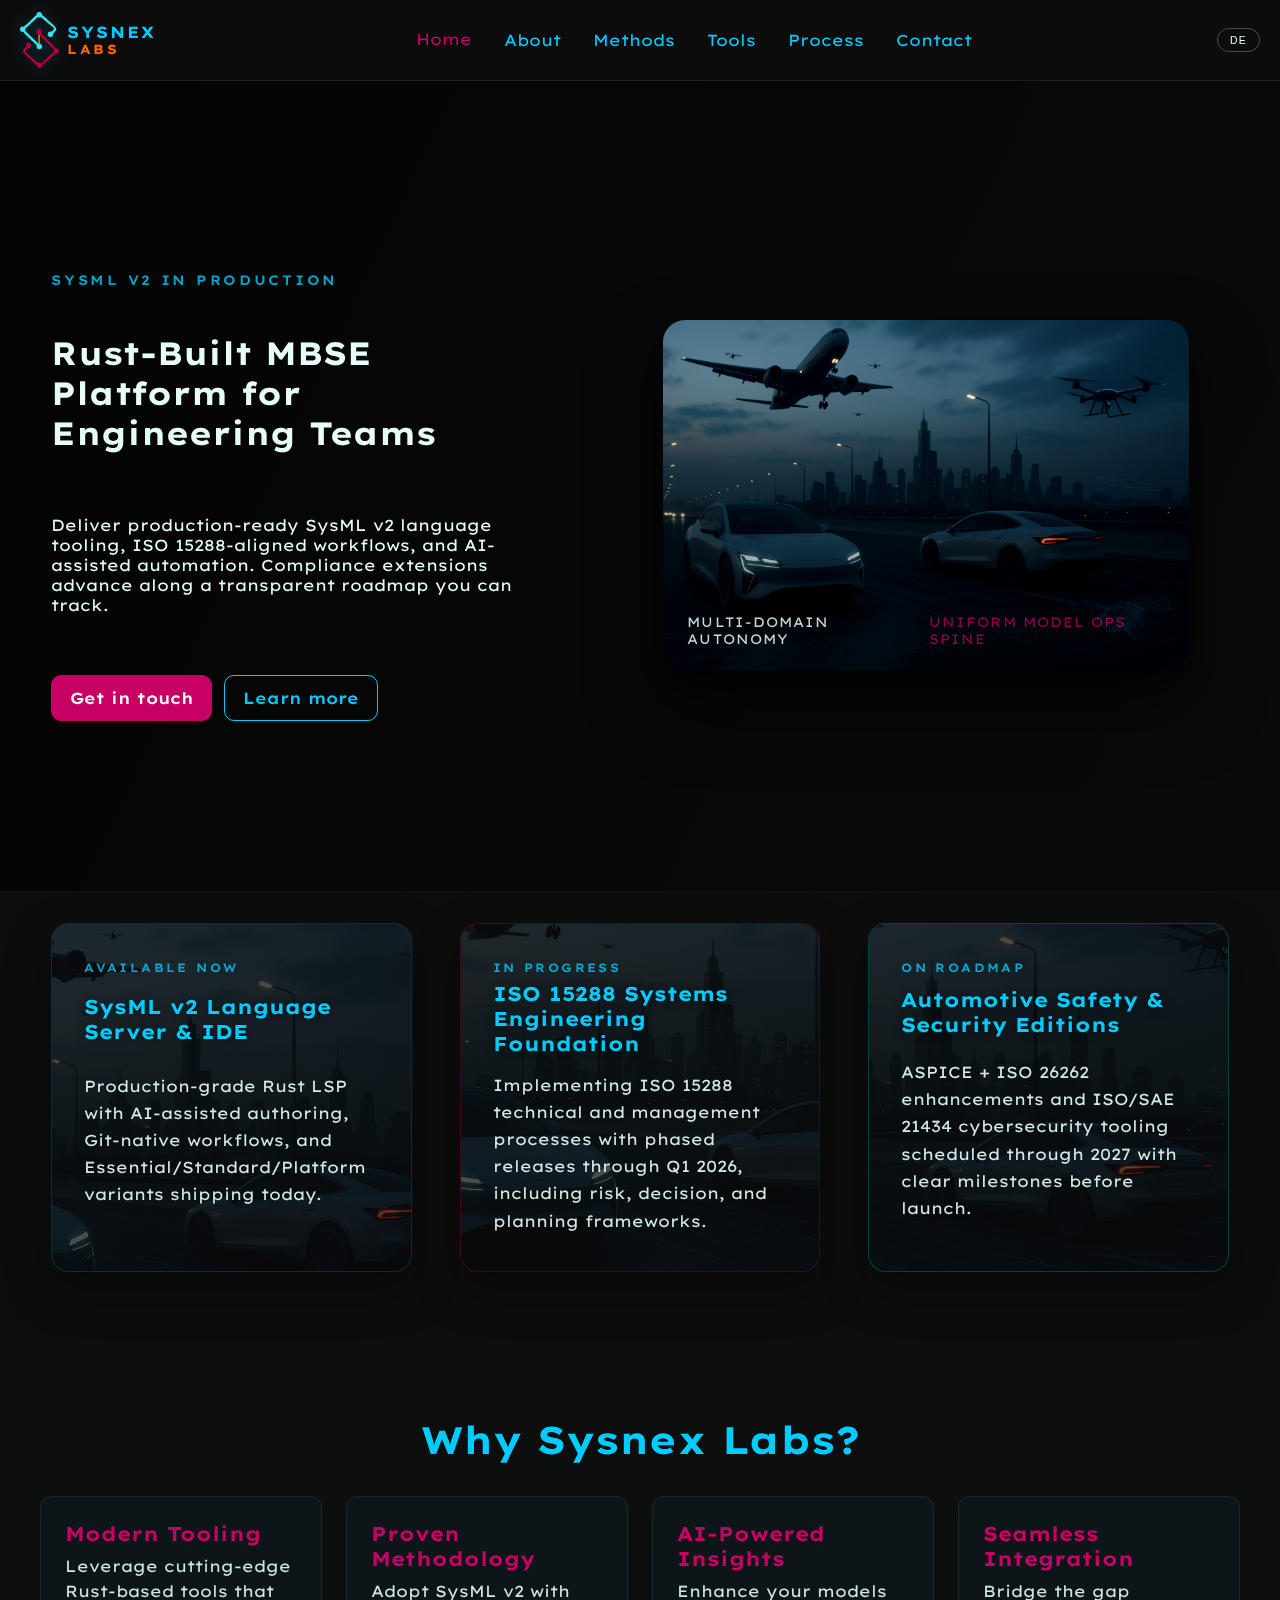
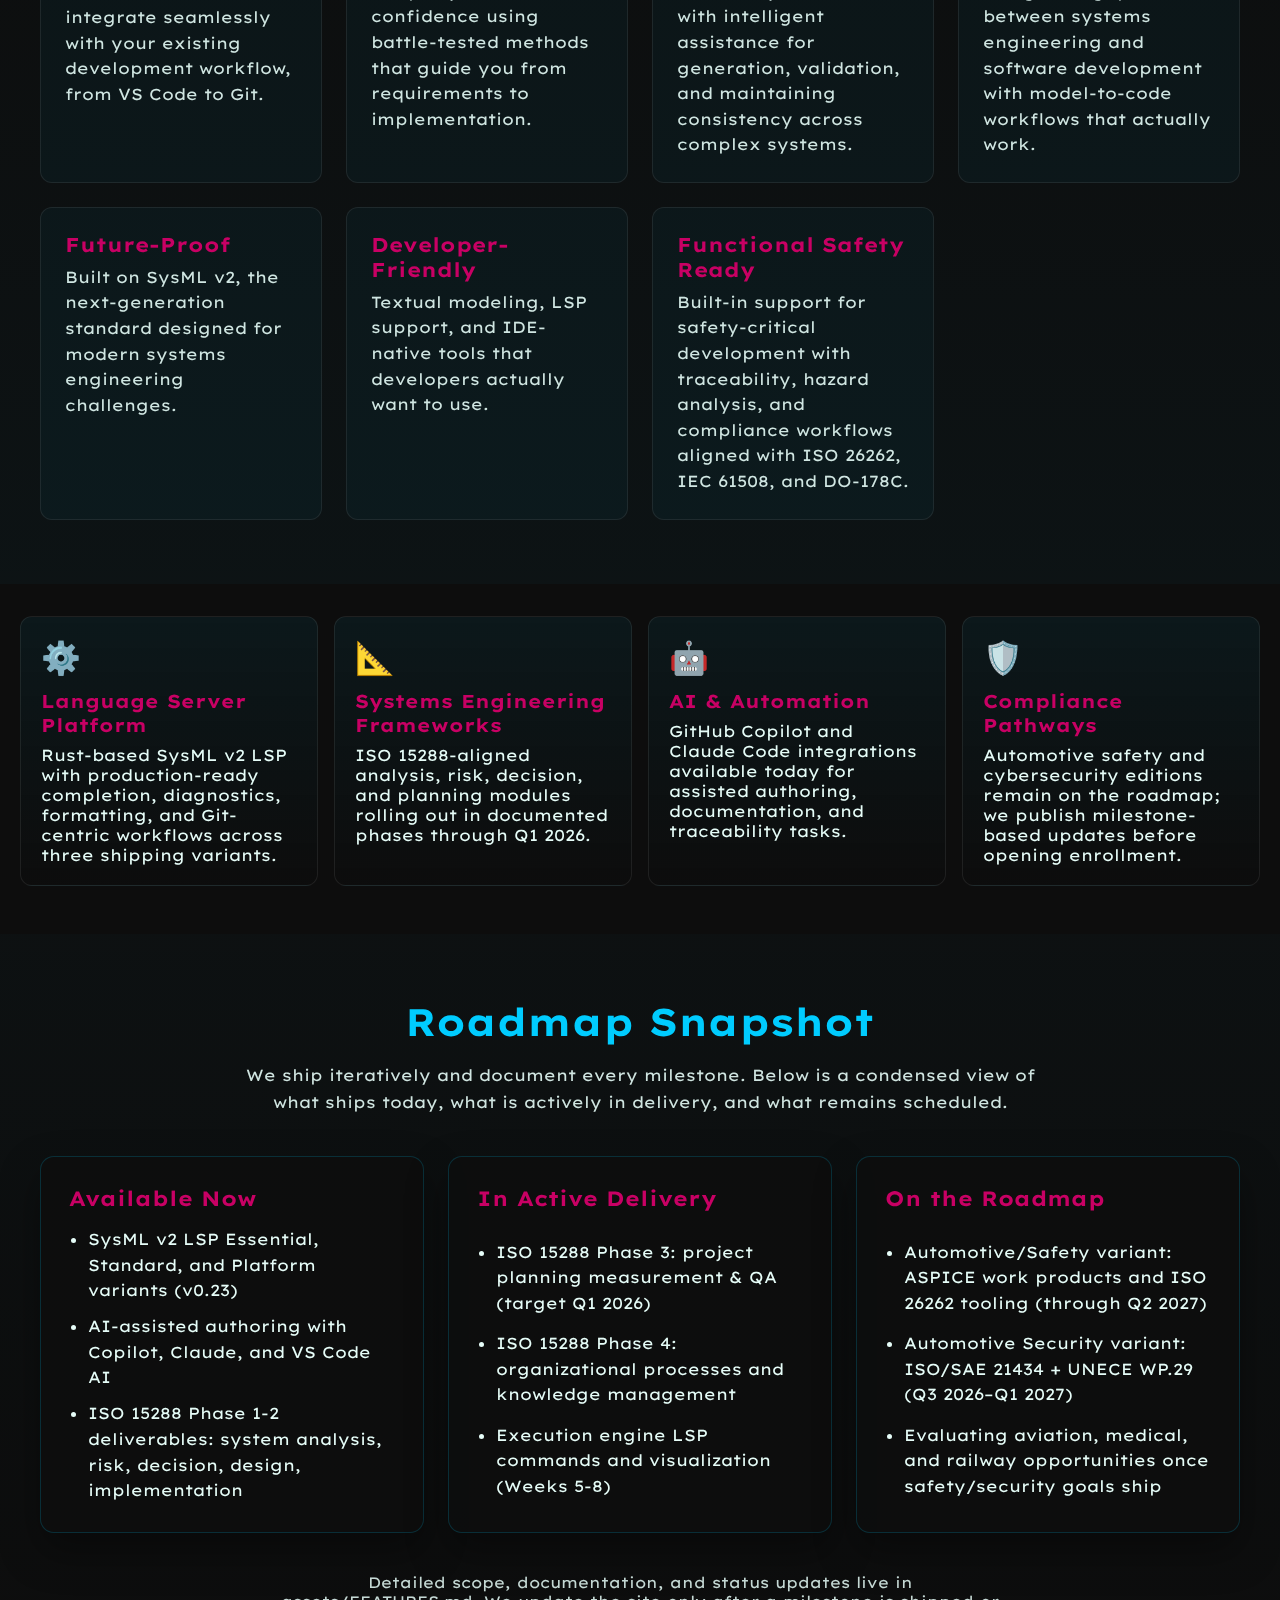
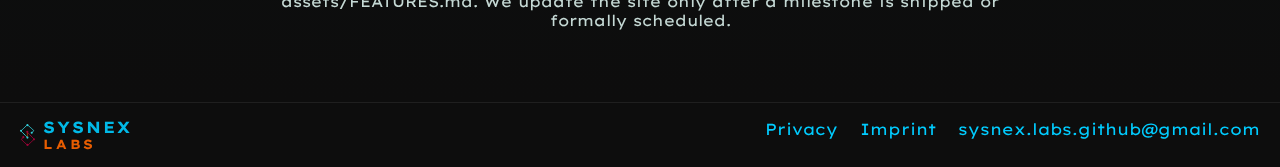
<file: index.html>
<!DOCTYPE html>
<html lang="en">
<head>
  <meta charset="UTF-8" />
  <meta name="viewport" content="width=device-width, initial-scale=1.0" />
  <title>Sysnex Labs – Model-Based Systems Engineering</title>
  <link rel="preconnect" href="https://fonts.googleapis.com">
  <link rel="preconnect" href="https://fonts.gstatic.com" crossorigin>
  <link href="https://fonts.googleapis.com/css2?family=Lexend+Exa:wght@300;400;600;700&display=swap" rel="stylesheet">
  <link rel="stylesheet" href="style.css" />
  <link rel="icon" href="assets/favicon.svg" type="image/svg+xml" />
  <meta name="description" content="Sysnex Labs builds Rust-based SysML v2 tooling and MBSE methodology for model-to-code integration, functional safety, and intelligent traceability." />
</head>
<body data-page="home">
  <div data-include="partials/header.html"></div>

  <section class="hero" aria-labelledby="hero-heading">
    <div class="hero-overlay" aria-hidden="true"></div>
    <div class="hero-layout">
      <div class="hero-content">
        <span class="hero-kicker" data-i18n="hero.kicker">SysML v2 in Production</span>
        <h1 id="hero-heading" data-i18n="hero.headline">Rust-Built MBSE Platform for Engineering Teams</h1>
        <p data-i18n="hero.paragraph">Deliver production-ready SysML v2 language tooling, ISO 15288-aligned workflows, and AI-assisted automation. Compliance extensions advance along a transparent roadmap you can track.</p>
        <div class="cta-row">
          <a class="btn primary" href="contact.html" aria-label="Get in touch with Sysnex Labs" data-i18n="hero.cta.primary">Get in touch</a>
          <a class="btn ghost" href="about.html" aria-label="Learn more about Sysnex Labs" data-i18n="hero.cta.secondary">Learn more</a>
        </div>
      </div>
      <figure class="hero-visual" aria-hidden="true">
        <img src="assets/ChatGPT Image 7. Nov. 2025, 08_44_58.png" alt="Autonomous vehicles and aircraft sharing a smart city sky" loading="lazy" decoding="async" />
        <figcaption class="hero-visual-caption">
          <span data-i18n="hero.caption.primary">Multi-domain autonomy</span>
          <span data-i18n="hero.caption.secondary">Uniform model ops spine</span>
        </figcaption>
      </figure>
    </div>
  </section>

  <section class="hero-insights" aria-label="Mission highlights">
    <article class="hero-insight-card hero-insight-card--aerial">
      <header>
        <span class="hero-insight-eyebrow" data-i18n="hero.insights.aerial.eyebrow">Available Now</span>
        <h3 data-i18n="hero.insights.aerial.title">SysML v2 Language Server &amp; IDE</h3>
      </header>
      <p data-i18n="hero.insights.aerial.body">Production-grade Rust LSP with AI-assisted authoring, Git-native workflows, and Essential/Standard/Platform variants shipping today.</p>
    </article>
    <article class="hero-insight-card hero-insight-card--mobility">
      <header>
        <span class="hero-insight-eyebrow" data-i18n="hero.insights.mobility.eyebrow">In Progress</span>
        <h3 data-i18n="hero.insights.mobility.title">ISO 15288 Systems Engineering Foundation</h3>
      </header>
      <p data-i18n="hero.insights.mobility.body">Implementing ISO 15288 technical and management processes with phased releases through Q1 2026, including risk, decision, and planning frameworks.</p>
    </article>
    <article class="hero-insight-card hero-insight-card--infrastructure">
      <header>
        <span class="hero-insight-eyebrow" data-i18n="hero.insights.infrastructure.eyebrow">On Roadmap</span>
        <h3 data-i18n="hero.insights.infrastructure.title">Automotive Safety &amp; Security Editions</h3>
      </header>
      <p data-i18n="hero.insights.infrastructure.body">ASPICE + ISO 26262 enhancements and ISO/SAE 21434 cybersecurity tooling scheduled through 2027 with clear milestones before launch.</p>
    </article>
  </section>

  <section class="benefits" aria-labelledby="benefits-heading">
    <h2 id="benefits-heading" data-i18n="benefits.heading">Why Sysnex Labs?</h2>
    <div class="benefits-grid">
      <div class="benefit-item" tabindex="0">
        <h3 data-i18n="benefits.item1.title">Modern Tooling</h3>
        <p data-i18n="benefits.item1.body">Leverage cutting-edge Rust-based tools that integrate seamlessly with your existing development workflow, from VS Code to Git.</p>
      </div>
      <div class="benefit-item" tabindex="0">
        <h3 data-i18n="benefits.item2.title">Proven Methodology</h3>
        <p data-i18n="benefits.item2.body">Adopt SysML v2 with confidence using battle-tested methods that guide you from requirements to implementation.</p>
      </div>
      <div class="benefit-item" tabindex="0">
        <h3 data-i18n="benefits.item3.title">AI-Powered Insights</h3>
        <p data-i18n="benefits.item3.body">Enhance your models with intelligent assistance for generation, validation, and maintaining consistency across complex systems.</p>
      </div>
      <div class="benefit-item" tabindex="0">
        <h3 data-i18n="benefits.item4.title">Seamless Integration</h3>
        <p data-i18n="benefits.item4.body">Bridge the gap between systems engineering and software development with model-to-code workflows that actually work.</p>
      </div>
      <div class="benefit-item" tabindex="0">
        <h3 data-i18n="benefits.item5.title">Future-Proof</h3>
        <p data-i18n="benefits.item5.body">Built on SysML v2, the next-generation standard designed for modern systems engineering challenges.</p>
      </div>
      <div class="benefit-item" tabindex="0">
        <h3 data-i18n="benefits.item6.title">Developer-Friendly</h3>
        <p data-i18n="benefits.item6.body">Textual modeling, LSP support, and IDE-native tools that developers actually want to use.</p>
      </div>
      <div class="benefit-item" tabindex="0">
        <h3 data-i18n="benefits.item7.title">Functional Safety Ready</h3>
        <p data-i18n="benefits.item7.body">Built-in support for safety-critical development with traceability, hazard analysis, and compliance workflows aligned with ISO 26262, IEC 61508, and DO-178C.</p>
      </div>
    </div>
  </section>

  <section class="features" aria-labelledby="features-heading">
    <h2 id="features-heading" class="sr-only">Our Core Offerings</h2>
    <div class="card" tabindex="0" role="article" aria-labelledby="tooling-heading">
      <span class="card-icon" aria-hidden="true">⚙️</span>
      <h3 id="tooling-heading" data-i18n="features.item1.title">Language Server Platform</h3>
      <p data-i18n="features.item1.body">Rust-based SysML v2 LSP with production-ready completion, diagnostics, formatting, and Git-centric workflows across three shipping variants.</p>
    </div>
    <div class="card" tabindex="0" role="article" aria-labelledby="methodology-heading">
      <span class="card-icon" aria-hidden="true">📐</span>
      <h3 id="methodology-heading" data-i18n="features.item2.title">Systems Engineering Frameworks</h3>
      <p data-i18n="features.item2.body">ISO 15288-aligned analysis, risk, decision, and planning modules rolling out in documented phases through Q1 2026.</p>
    </div>
    <div class="card" tabindex="0" role="article" aria-labelledby="ai-heading">
      <span class="card-icon" aria-hidden="true">🤖</span>
      <h3 id="ai-heading" data-i18n="features.item3.title">AI &amp; Automation</h3>
      <p data-i18n="features.item3.body">GitHub Copilot and Claude Code integrations available today for assisted authoring, documentation, and traceability tasks.</p>
    </div>
    <div class="card" tabindex="0" role="article" aria-labelledby="safety-heading">
      <span class="card-icon" aria-hidden="true">🛡️</span>
      <h3 id="safety-heading" data-i18n="features.item4.title">Compliance Pathways</h3>
      <p data-i18n="features.item4.body">Automotive safety and cybersecurity editions remain on the roadmap; we publish milestone-based updates before opening enrollment.</p>
    </div>
  </section>

  <section class="roadmap" aria-labelledby="roadmap-heading">
    <h2 id="roadmap-heading" data-i18n="roadmap.heading">Roadmap Snapshot</h2>
    <p class="roadmap-subtitle" data-i18n="roadmap.subtitle">We ship iteratively and document every milestone. Below is a condensed view of what ships today, what is actively in delivery, and what remains scheduled.</p>
    <div class="roadmap-grid">
      <article class="roadmap-card">
        <h3 data-i18n="roadmap.now.title">Available Now</h3>
        <ul>
          <li data-i18n="roadmap.now.item1">SysML v2 LSP Essential, Standard, and Platform variants (v0.23)</li>
          <li data-i18n="roadmap.now.item2">AI-assisted authoring with Copilot, Claude, and VS Code AI</li>
          <li data-i18n="roadmap.now.item3">ISO 15288 Phase 1-2 deliverables: system analysis, risk, decision, design, implementation</li>
        </ul>
      </article>
      <article class="roadmap-card">
        <h3 data-i18n="roadmap.inflight.title">In Active Delivery</h3>
        <ul>
          <li data-i18n="roadmap.inflight.item1">ISO 15288 Phase 3: project planning measurement &amp; QA (target Q1 2026)</li>
          <li data-i18n="roadmap.inflight.item2">ISO 15288 Phase 4: organizational processes and knowledge management</li>
          <li data-i18n="roadmap.inflight.item3">Execution engine LSP commands and visualization (Weeks 5-8)</li>
        </ul>
      </article>
      <article class="roadmap-card">
        <h3 data-i18n="roadmap.future.title">On the Roadmap</h3>
        <ul>
          <li data-i18n="roadmap.future.item1">Automotive/Safety variant: ASPICE work products and ISO 26262 tooling (through Q2 2027)</li>
          <li data-i18n="roadmap.future.item2">Automotive Security variant: ISO/SAE 21434 + UNECE WP.29 (Q3 2026–Q1 2027)</li>
          <li data-i18n="roadmap.future.item3">Evaluating aviation, medical, and railway opportunities once safety/security goals ship</li>
        </ul>
      </article>
    </div>
    <p class="roadmap-note" data-i18n="roadmap.note">Detailed scope, documentation, and status updates live in <a href="assets/FEATURES.md">assets/FEATURES.md</a>. We update the site only after a milestone is shipped or formally scheduled.</p>
  </section>

  <div data-include="partials/footer.html"></div>
  <script src="include.js" defer></script>
  <script src="i18n.js" defer></script>
</body>
</html>
</file>
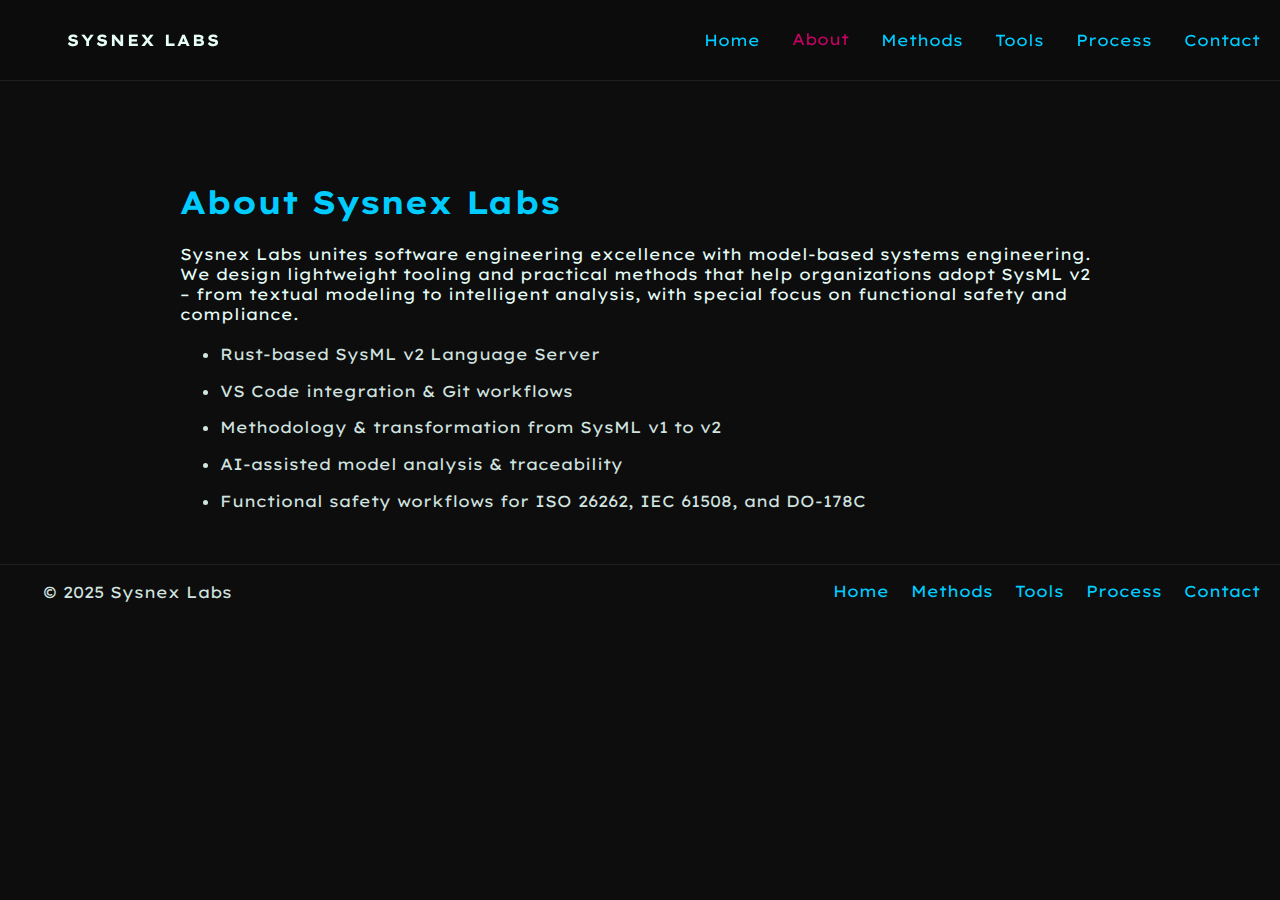
<file: about.html>
<!DOCTYPE html>
<html lang="en">
<head>
  <meta charset="UTF-8" />
  <meta name="viewport" content="width=device-width, initial-scale=1.0" />
  <title>About – Sysnex Labs</title>
  <link rel="preconnect" href="https://fonts.googleapis.com">
  <link rel="preconnect" href="https://fonts.gstatic.com" crossorigin>
  <link href="https://fonts.googleapis.com/css2?family=Lexend+Exa:wght@300;400;600;700&display=swap" rel="stylesheet">
  <link rel="stylesheet" href="style.css" />
</head>
<body>
  <header class="navbar">
    <div class="brand">
      <img src="assets/logo_S_black.svg" alt="Sysnex Labs" class="logo" />
      <span class="brand-text">Sysnex Labs</span>
    </div>
    <nav>
      <a href="index.html">Home</a>
      <a href="about.html" class="active">About</a>
      <a href="methods.html">Methods</a>
      <a href="tools.html">Tools</a>
      <a href="process.html">Process</a>
      <a href="contact.html">Contact</a>
    </nav>
  </header>

  <main class="content">
    <h1>About Sysnex Labs</h1>
    <p>Sysnex Labs unites software engineering excellence with model‑based systems engineering. We design lightweight tooling and practical methods that help organizations adopt SysML v2 – from textual modeling to intelligent analysis, with special focus on functional safety and compliance.</p>
    <ul>
      <li>Rust‑based SysML v2 Language Server</li>
      <li>VS Code integration & Git workflows</li>
      <li>Methodology & transformation from SysML v1 to v2</li>
      <li>AI‑assisted model analysis & traceability</li>
      <li>Functional safety workflows for ISO 26262, IEC 61508, and DO-178C</li>
    </ul>
  </main>

  <footer>
    <div class="foot-brand">
      <img src="assets/logo_S_white.svg" alt="Sysnex S" class="foot-logo" />
      <span>© 2025 Sysnex Labs</span>
    </div>
    <div class="foot-links">
      <a href="index.html">Home</a>
      <a href="methods.html">Methods</a>
      <a href="tools.html">Tools</a>
      <a href="process.html">Process</a>
      <a href="contact.html">Contact</a>
    </div>
  </footer>
</body>
</html>
</file>
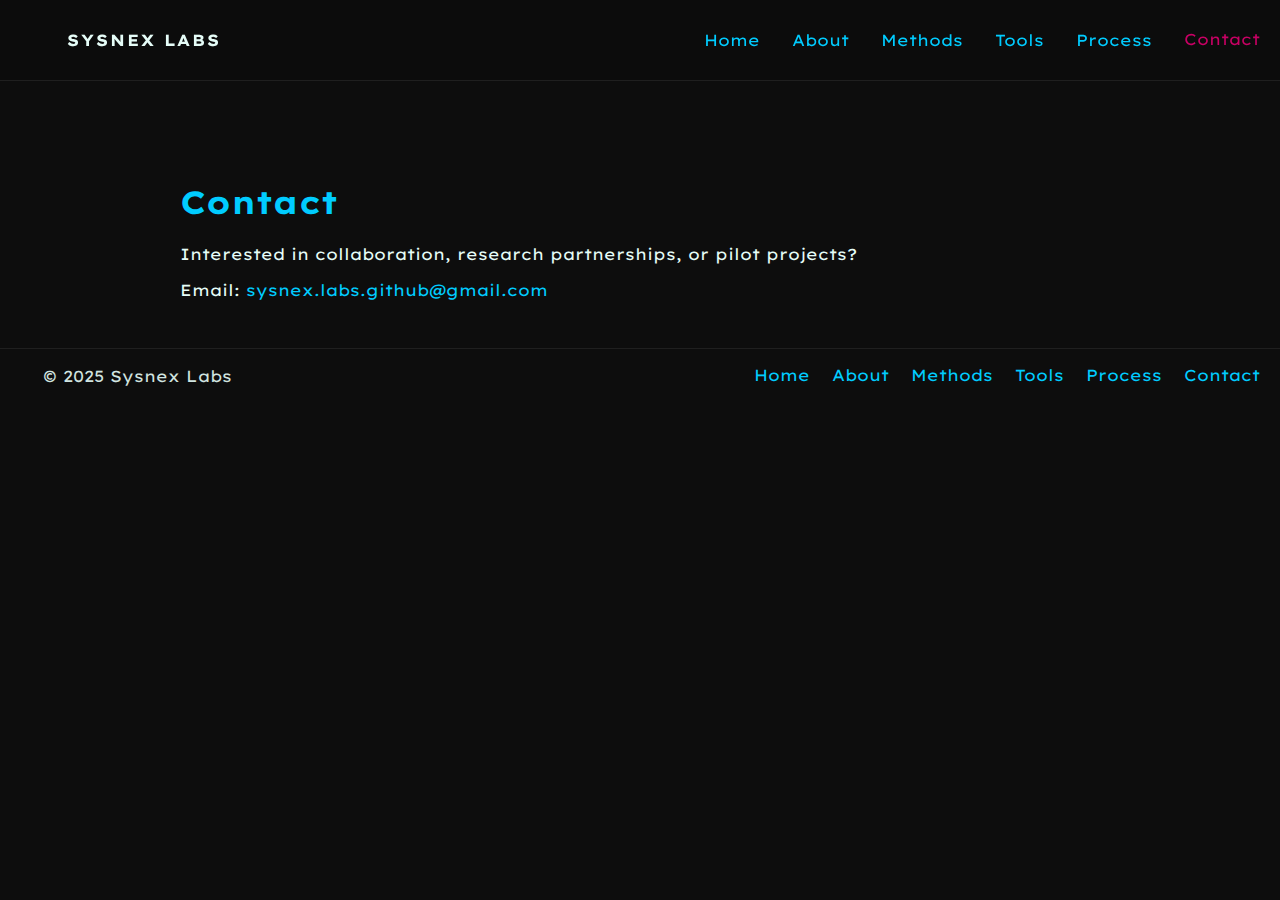
<file: contact.html>
<!DOCTYPE html>
<html lang="en">
<head>
  <meta charset="UTF-8" />
  <meta name="viewport" content="width=device-width, initial-scale=1.0" />
  <title>Contact – Sysnex Labs</title>
  <link rel="preconnect" href="https://fonts.googleapis.com">
  <link rel="preconnect" href="https://fonts.gstatic.com" crossorigin>
  <link href="https://fonts.googleapis.com/css2?family=Lexend+Exa:wght@300;400;600;700&display=swap" rel="stylesheet">
  <link rel="stylesheet" href="style.css" />
</head>
<body>
  <header class="navbar">
    <div class="brand">
      <img src="assets/logo_S_black.svg" alt="Sysnex Labs" class="logo" />
      <span class="brand-text">Sysnex Labs</span>
    </div>
    <nav>
      <a href="index.html">Home</a>
      <a href="about.html">About</a>
      <a href="methods.html">Methods</a>
      <a href="tools.html">Tools</a>
      <a href="process.html">Process</a>
      <a href="contact.html" class="active">Contact</a>
    </nav>
  </header>

  <main class="content">
    <h1>Contact</h1>
    <p>Interested in collaboration, research partnerships, or pilot projects?</p>
    <p>Email: <a href="mailto:sysnex.labs.github@gmail.com">sysnex.labs.github@gmail.com</a></p>
  </main>

  <footer>
    <div class="foot-brand">
      <img src="assets/logo_S_white.svg" alt="Sysnex S" class="foot-logo" />
      <span>© 2025 Sysnex Labs</span>
    </div>
    <div class="foot-links">
      <a href="index.html">Home</a>
      <a href="about.html">About</a>
      <a href="methods.html">Methods</a>
      <a href="tools.html">Tools</a>
      <a href="process.html">Process</a>
      <a href="contact.html">Contact</a>
    </div>
  </footer>
</body>
</html>
</file>
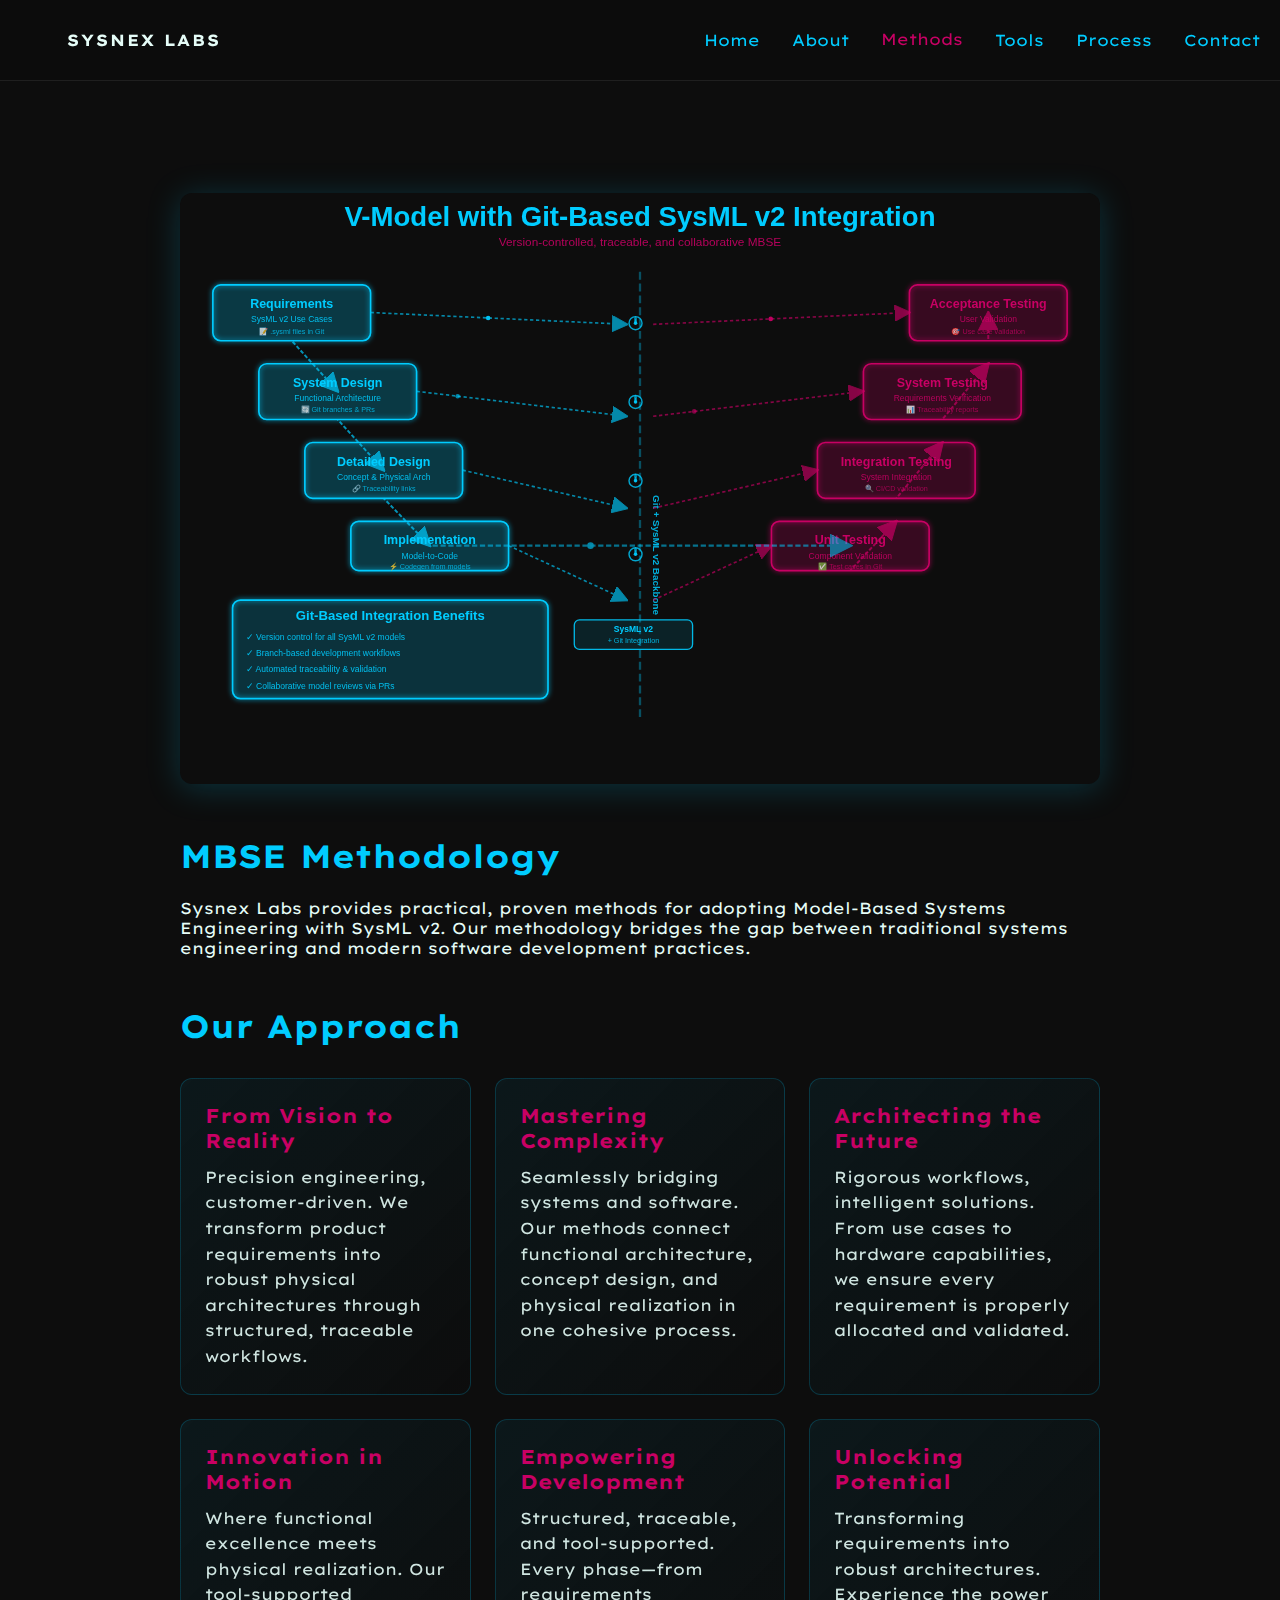
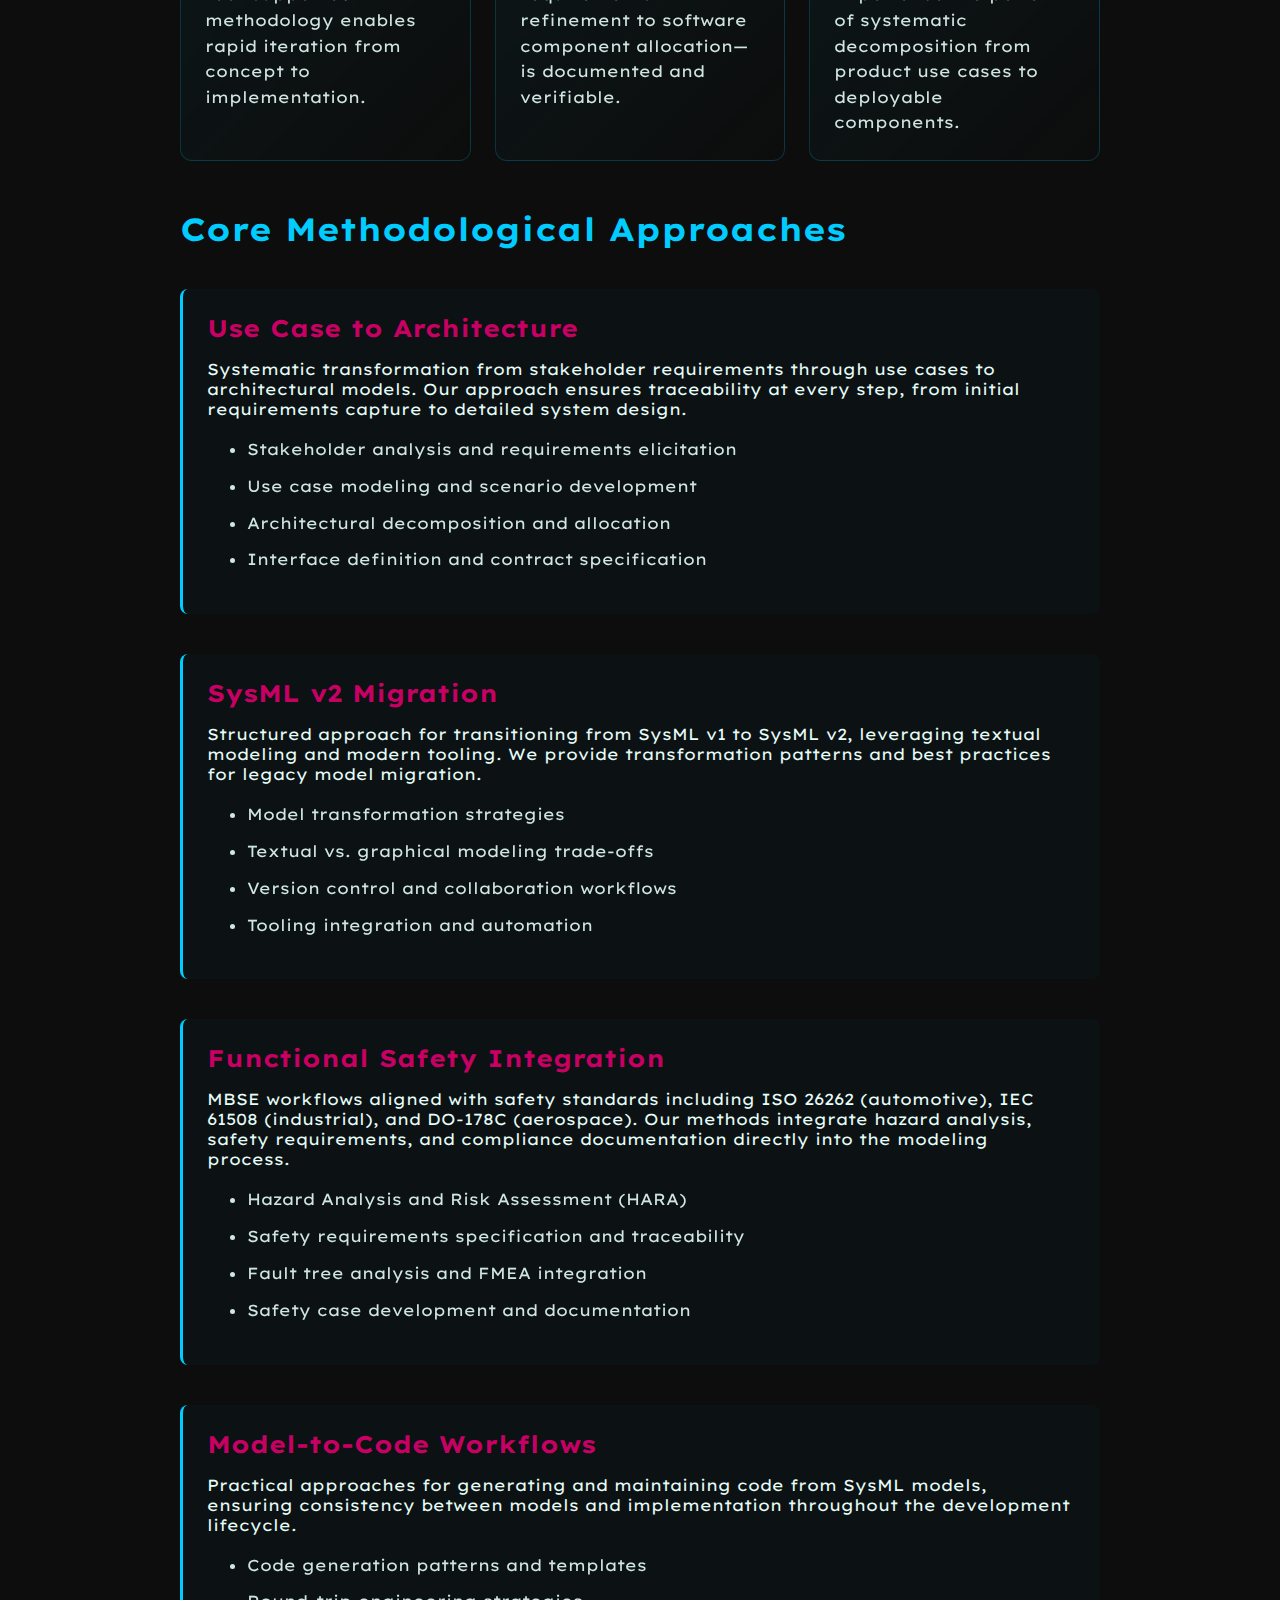
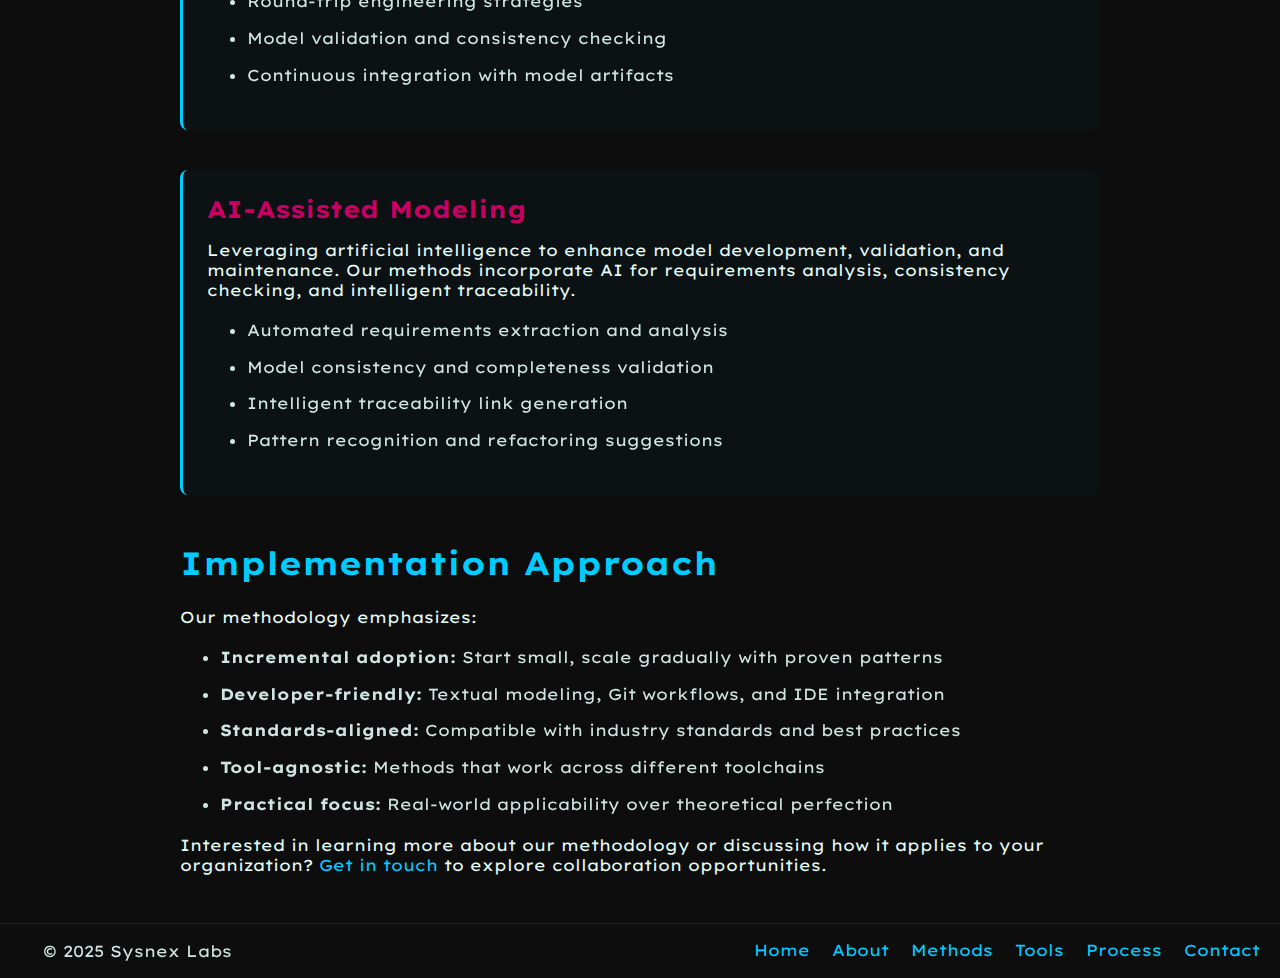
<file: methods.html>
<!DOCTYPE html>
<html lang="en">
<head>
  <meta charset="UTF-8" />
  <meta name="viewport" content="width=device-width, initial-scale=1.0" />
  <title>Methods – Sysnex Labs</title>
  <link rel="preconnect" href="https://fonts.googleapis.com">
  <link rel="preconnect" href="https://fonts.gstatic.com" crossorigin>
  <link href="https://fonts.googleapis.com/css2?family=Lexend+Exa:wght@300;400;600;700&display=swap" rel="stylesheet">
  <link rel="stylesheet" href="style.css" />
  <link rel="icon" href="assets/favicon.svg" type="image/svg+xml" />
  <meta name="description" content="Sysnex Labs MBSE methodology: practical SysML v2 methods, functional safety workflows, and model-based systems engineering approaches." />
</head>
<body>
  <header class="navbar" role="banner">
    <div class="brand">
      <img src="assets/logo_S_black.svg" alt="Sysnex Labs" class="logo" />
      <span class="brand-text">Sysnex Labs</span>
    </div>
    <nav role="navigation" aria-label="Main navigation">
      <a href="index.html">Home</a>
      <a href="about.html">About</a>
      <a href="methods.html" class="active" aria-current="page">Methods</a>
      <a href="tools.html">Tools</a>
      <a href="process.html">Process</a>
      <a href="contact.html">Contact</a>
    </nav>
  </header>

  <main class="content">
    <div class="page-header-image">
      <img src="assets/vmodel_diagram.svg" alt="V-Model with Git-Based SysML v2 Integration" class="header-image" />
    </div>
    <h1>MBSE Methodology</h1>
    <p>Sysnex Labs provides practical, proven methods for adopting Model-Based Systems Engineering with SysML v2. Our methodology bridges the gap between traditional systems engineering and modern software development practices.</p>

    <div class="highlights-section">
      <h2>Our Approach</h2>
      <div class="highlights-grid">
        <div class="highlight-card">
          <h3>From Vision to Reality</h3>
          <p>Precision engineering, customer-driven. We transform product requirements into robust physical architectures through structured, traceable workflows.</p>
        </div>
        <div class="highlight-card">
          <h3>Mastering Complexity</h3>
          <p>Seamlessly bridging systems and software. Our methods connect functional architecture, concept design, and physical realization in one cohesive process.</p>
        </div>
        <div class="highlight-card">
          <h3>Architecting the Future</h3>
          <p>Rigorous workflows, intelligent solutions. From use cases to hardware capabilities, we ensure every requirement is properly allocated and validated.</p>
        </div>
        <div class="highlight-card">
          <h3>Innovation in Motion</h3>
          <p>Where functional excellence meets physical realization. Our tool-supported methodology enables rapid iteration from concept to implementation.</p>
        </div>
        <div class="highlight-card">
          <h3>Empowering Development</h3>
          <p>Structured, traceable, and tool-supported. Every phase—from requirements refinement to software component allocation—is documented and verifiable.</p>
        </div>
        <div class="highlight-card">
          <h3>Unlocking Potential</h3>
          <p>Transforming requirements into robust architectures. Experience the power of systematic decomposition from product use cases to deployable components.</p>
        </div>
      </div>
    </div>

    <h2>Core Methodological Approaches</h2>
    
    <div class="method-section">
      <h3>Use Case to Architecture</h3>
      <p>Systematic transformation from stakeholder requirements through use cases to architectural models. Our approach ensures traceability at every step, from initial requirements capture to detailed system design.</p>
      <ul>
        <li>Stakeholder analysis and requirements elicitation</li>
        <li>Use case modeling and scenario development</li>
        <li>Architectural decomposition and allocation</li>
        <li>Interface definition and contract specification</li>
      </ul>
    </div>

    <div class="method-section">
      <h3>SysML v2 Migration</h3>
      <p>Structured approach for transitioning from SysML v1 to SysML v2, leveraging textual modeling and modern tooling. We provide transformation patterns and best practices for legacy model migration.</p>
      <ul>
        <li>Model transformation strategies</li>
        <li>Textual vs. graphical modeling trade-offs</li>
        <li>Version control and collaboration workflows</li>
        <li>Tooling integration and automation</li>
      </ul>
    </div>

    <div class="method-section">
      <h3>Functional Safety Integration</h3>
      <p>MBSE workflows aligned with safety standards including ISO 26262 (automotive), IEC 61508 (industrial), and DO-178C (aerospace). Our methods integrate hazard analysis, safety requirements, and compliance documentation directly into the modeling process.</p>
      <ul>
        <li>Hazard Analysis and Risk Assessment (HARA)</li>
        <li>Safety requirements specification and traceability</li>
        <li>Fault tree analysis and FMEA integration</li>
        <li>Safety case development and documentation</li>
      </ul>
    </div>

    <div class="method-section">
      <h3>Model-to-Code Workflows</h3>
      <p>Practical approaches for generating and maintaining code from SysML models, ensuring consistency between models and implementation throughout the development lifecycle.</p>
      <ul>
        <li>Code generation patterns and templates</li>
        <li>Round-trip engineering strategies</li>
        <li>Model validation and consistency checking</li>
        <li>Continuous integration with model artifacts</li>
      </ul>
    </div>

    <div class="method-section">
      <h3>AI-Assisted Modeling</h3>
      <p>Leveraging artificial intelligence to enhance model development, validation, and maintenance. Our methods incorporate AI for requirements analysis, consistency checking, and intelligent traceability.</p>
      <ul>
        <li>Automated requirements extraction and analysis</li>
        <li>Model consistency and completeness validation</li>
        <li>Intelligent traceability link generation</li>
        <li>Pattern recognition and refactoring suggestions</li>
      </ul>
    </div>

    <h2>Implementation Approach</h2>
    <p>Our methodology emphasizes:</p>
    <ul>
      <li><strong>Incremental adoption:</strong> Start small, scale gradually with proven patterns</li>
      <li><strong>Developer-friendly:</strong> Textual modeling, Git workflows, and IDE integration</li>
      <li><strong>Standards-aligned:</strong> Compatible with industry standards and best practices</li>
      <li><strong>Tool-agnostic:</strong> Methods that work across different toolchains</li>
      <li><strong>Practical focus:</strong> Real-world applicability over theoretical perfection</li>
    </ul>

    <p>Interested in learning more about our methodology or discussing how it applies to your organization? <a href="contact.html">Get in touch</a> to explore collaboration opportunities.</p>
  </main>

  <footer role="contentinfo">
    <div class="foot-brand">
      <img src="assets/logo_S_white.svg" alt="Sysnex Labs logo" class="foot-logo" />
      <span>© 2025 Sysnex Labs</span>
    </div>
    <div class="foot-links">
      <a href="index.html">Home</a>
      <a href="about.html">About</a>
      <a href="methods.html">Methods</a>
      <a href="tools.html">Tools</a>
      <a href="process.html">Process</a>
      <a href="contact.html">Contact</a>
    </div>
  </footer>
</body>
</html>
</file>
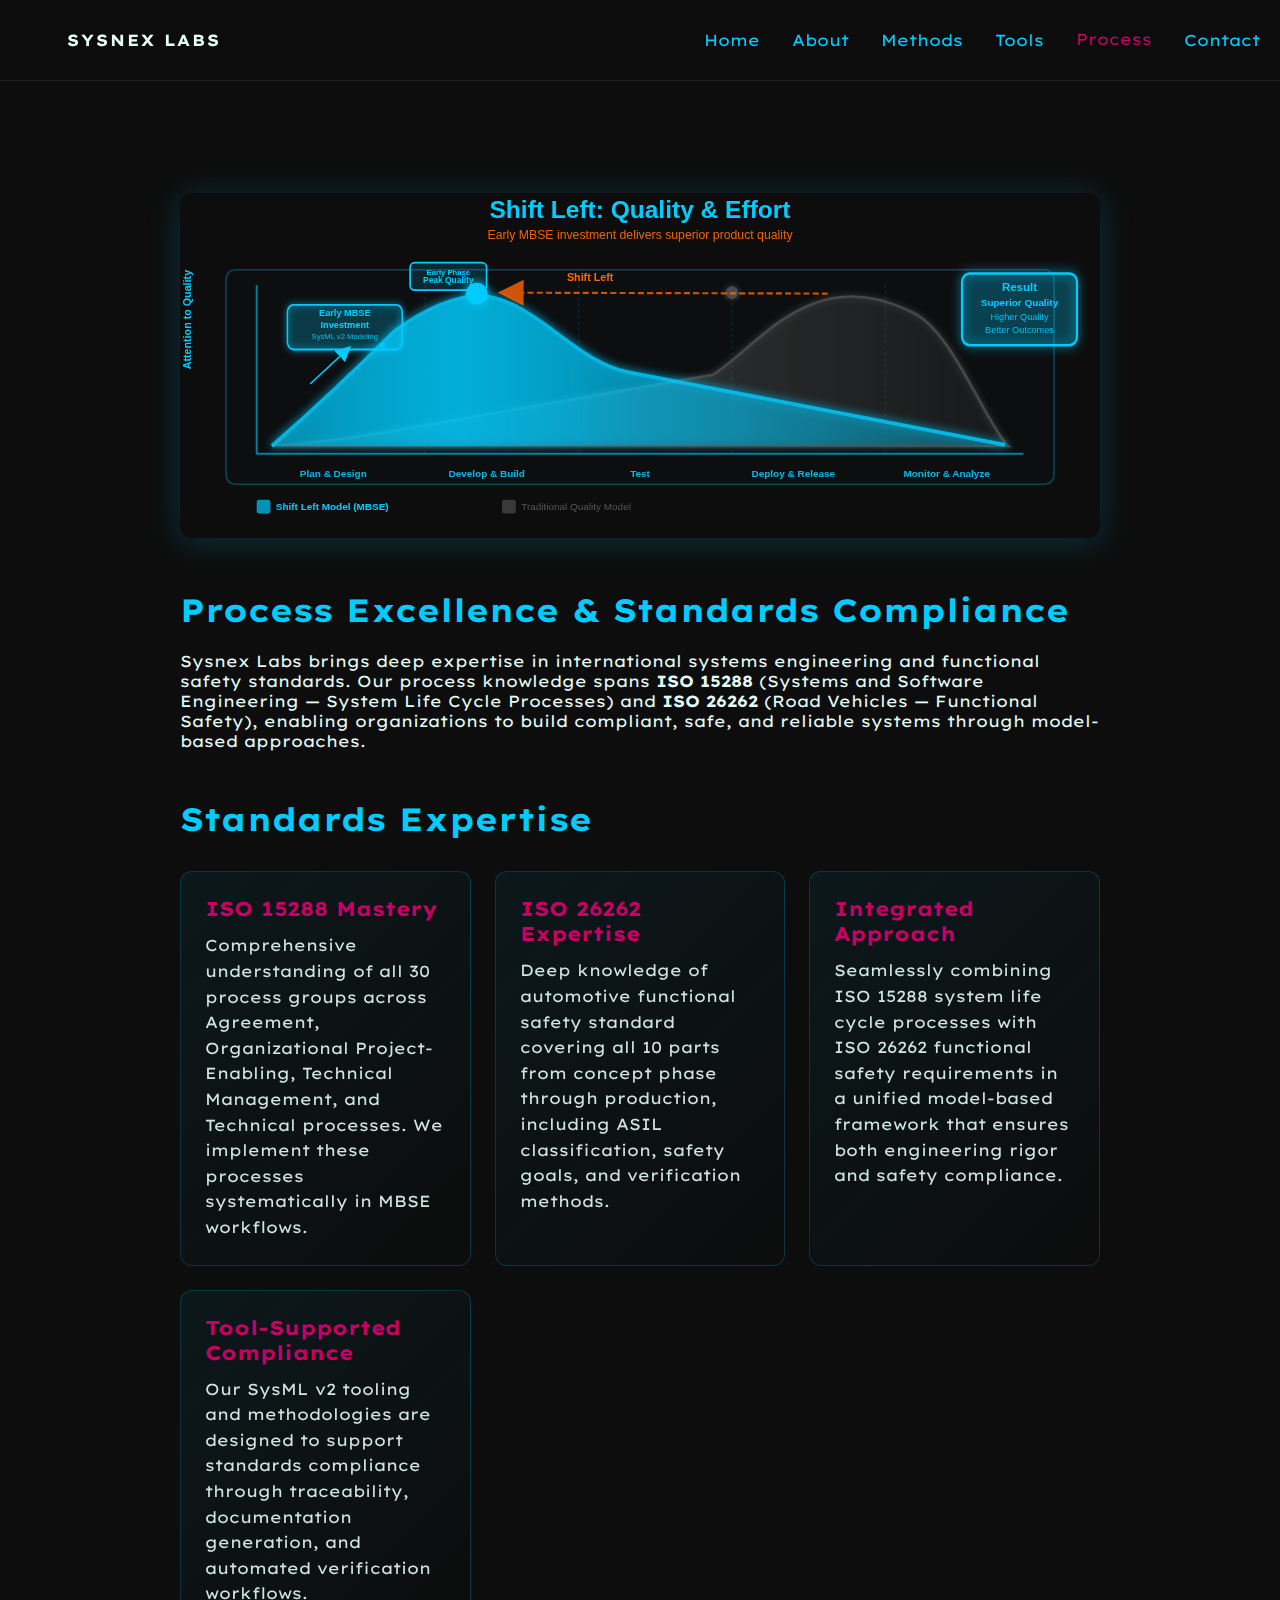
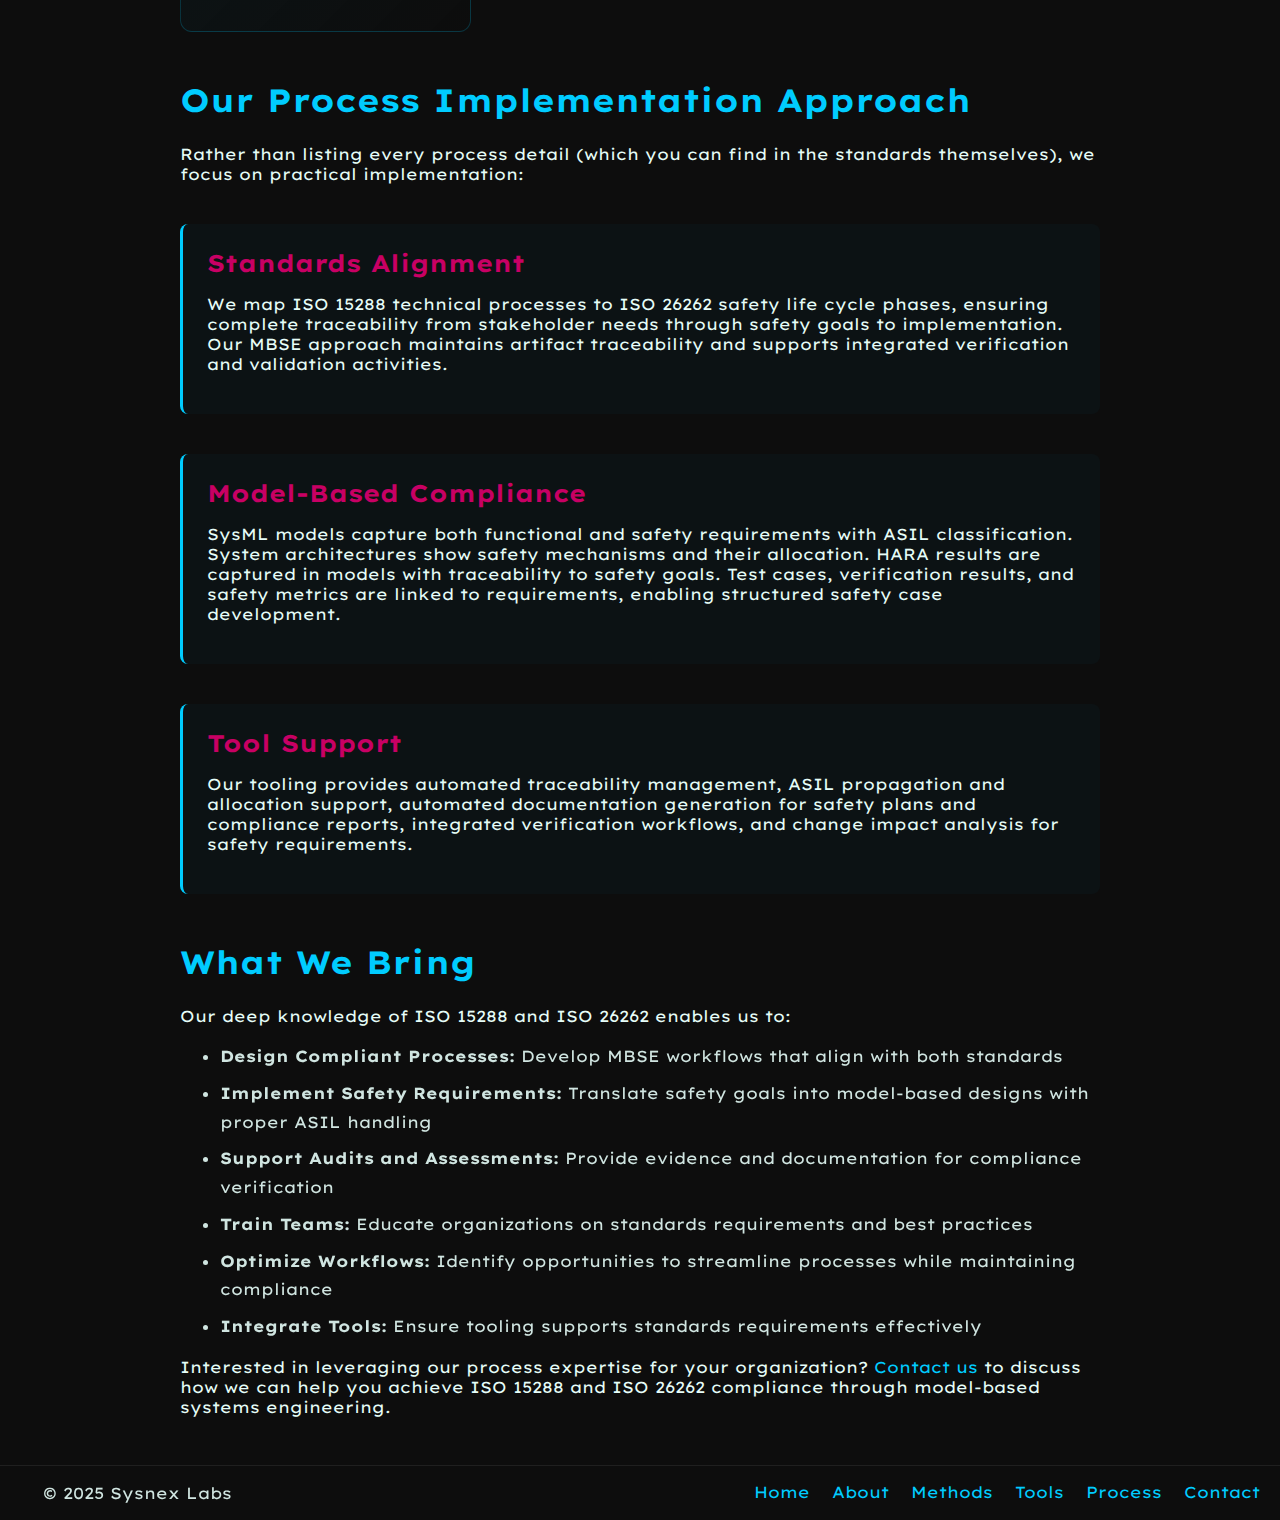
<file: process.html>
<!DOCTYPE html>
<html lang="en">
<head>
  <meta charset="UTF-8" />
  <meta name="viewport" content="width=device-width, initial-scale=1.0" />
  <title>Process – Sysnex Labs</title>
  <link rel="preconnect" href="https://fonts.googleapis.com">
  <link rel="preconnect" href="https://fonts.gstatic.com" crossorigin>
  <link href="https://fonts.googleapis.com/css2?family=Lexend+Exa:wght@300;400;600;700&display=swap" rel="stylesheet">
  <link rel="stylesheet" href="style.css" />
  <link rel="icon" href="assets/favicon.svg" type="image/svg+xml" />
  <meta name="description" content="Sysnex Labs process expertise: Deep knowledge of ISO 15288 (Systems Engineering) and ISO 26262 (Functional Safety) standards and their implementation in MBSE workflows." />
</head>
<body>
  <header class="navbar" role="banner">
    <div class="brand">
      <img src="assets/logo_S_black.svg" alt="Sysnex Labs" class="logo" />
      <span class="brand-text">Sysnex Labs</span>
    </div>
    <nav role="navigation" aria-label="Main navigation">
      <a href="index.html">Home</a>
      <a href="about.html">About</a>
      <a href="methods.html">Methods</a>
      <a href="tools.html">Tools</a>
      <a href="process.html" class="active" aria-current="page">Process</a>
      <a href="contact.html">Contact</a>
    </nav>
  </header>

  <main class="content">
    <div class="page-header-image">
      <img src="assets/process_header.svg" alt="Process Landscape" class="header-image" />
    </div>
    <h1>Process Excellence & Standards Compliance</h1>
    <p>Sysnex Labs brings deep expertise in international systems engineering and functional safety standards. Our process knowledge spans <strong>ISO 15288</strong> (Systems and Software Engineering — System Life Cycle Processes) and <strong>ISO 26262</strong> (Road Vehicles — Functional Safety), enabling organizations to build compliant, safe, and reliable systems through model-based approaches.</p>

    <div class="highlights-section">
      <h2>Standards Expertise</h2>
      <div class="highlights-grid">
        <div class="highlight-card">
          <h3>ISO 15288 Mastery</h3>
          <p>Comprehensive understanding of all 30 process groups across Agreement, Organizational Project-Enabling, Technical Management, and Technical processes. We implement these processes systematically in MBSE workflows.</p>
        </div>
        <div class="highlight-card">
          <h3>ISO 26262 Expertise</h3>
          <p>Deep knowledge of automotive functional safety standard covering all 10 parts from concept phase through production, including ASIL classification, safety goals, and verification methods.</p>
        </div>
        <div class="highlight-card">
          <h3>Integrated Approach</h3>
          <p>Seamlessly combining ISO 15288 system life cycle processes with ISO 26262 functional safety requirements in a unified model-based framework that ensures both engineering rigor and safety compliance.</p>
        </div>
        <div class="highlight-card">
          <h3>Tool-Supported Compliance</h3>
          <p>Our SysML v2 tooling and methodologies are designed to support standards compliance through traceability, documentation generation, and automated verification workflows.</p>
        </div>
      </div>
    </div>

    <h2>Our Process Implementation Approach</h2>
    <p>Rather than listing every process detail (which you can find in the standards themselves), we focus on practical implementation:</p>

    <div class="method-section">
      <h3>Standards Alignment</h3>
      <p>We map ISO 15288 technical processes to ISO 26262 safety life cycle phases, ensuring complete traceability from stakeholder needs through safety goals to implementation. Our MBSE approach maintains artifact traceability and supports integrated verification and validation activities.</p>
    </div>

    <div class="method-section">
      <h3>Model-Based Compliance</h3>
      <p>SysML models capture both functional and safety requirements with ASIL classification. System architectures show safety mechanisms and their allocation. HARA results are captured in models with traceability to safety goals. Test cases, verification results, and safety metrics are linked to requirements, enabling structured safety case development.</p>
    </div>

    <div class="method-section">
      <h3>Tool Support</h3>
      <p>Our tooling provides automated traceability management, ASIL propagation and allocation support, automated documentation generation for safety plans and compliance reports, integrated verification workflows, and change impact analysis for safety requirements.</p>
    </div>

    <h2>What We Bring</h2>
    <p>Our deep knowledge of ISO 15288 and ISO 26262 enables us to:</p>
    <ul>
      <li><strong>Design Compliant Processes:</strong> Develop MBSE workflows that align with both standards</li>
      <li><strong>Implement Safety Requirements:</strong> Translate safety goals into model-based designs with proper ASIL handling</li>
      <li><strong>Support Audits and Assessments:</strong> Provide evidence and documentation for compliance verification</li>
      <li><strong>Train Teams:</strong> Educate organizations on standards requirements and best practices</li>
      <li><strong>Optimize Workflows:</strong> Identify opportunities to streamline processes while maintaining compliance</li>
      <li><strong>Integrate Tools:</strong> Ensure tooling supports standards requirements effectively</li>
    </ul>

    <p>Interested in leveraging our process expertise for your organization? <a href="contact.html">Contact us</a> to discuss how we can help you achieve ISO 15288 and ISO 26262 compliance through model-based systems engineering.</p>
  </main>

  <footer role="contentinfo">
    <div class="foot-brand">
      <img src="assets/logo_S_white.svg" alt="Sysnex Labs logo" class="foot-logo" />
      <span>© 2025 Sysnex Labs</span>
    </div>
    <div class="foot-links">
      <a href="index.html">Home</a>
      <a href="about.html">About</a>
      <a href="methods.html">Methods</a>
      <a href="tools.html">Tools</a>
      <a href="process.html">Process</a>
      <a href="contact.html">Contact</a>
    </div>
  </footer>
</body>
</html>
</file>
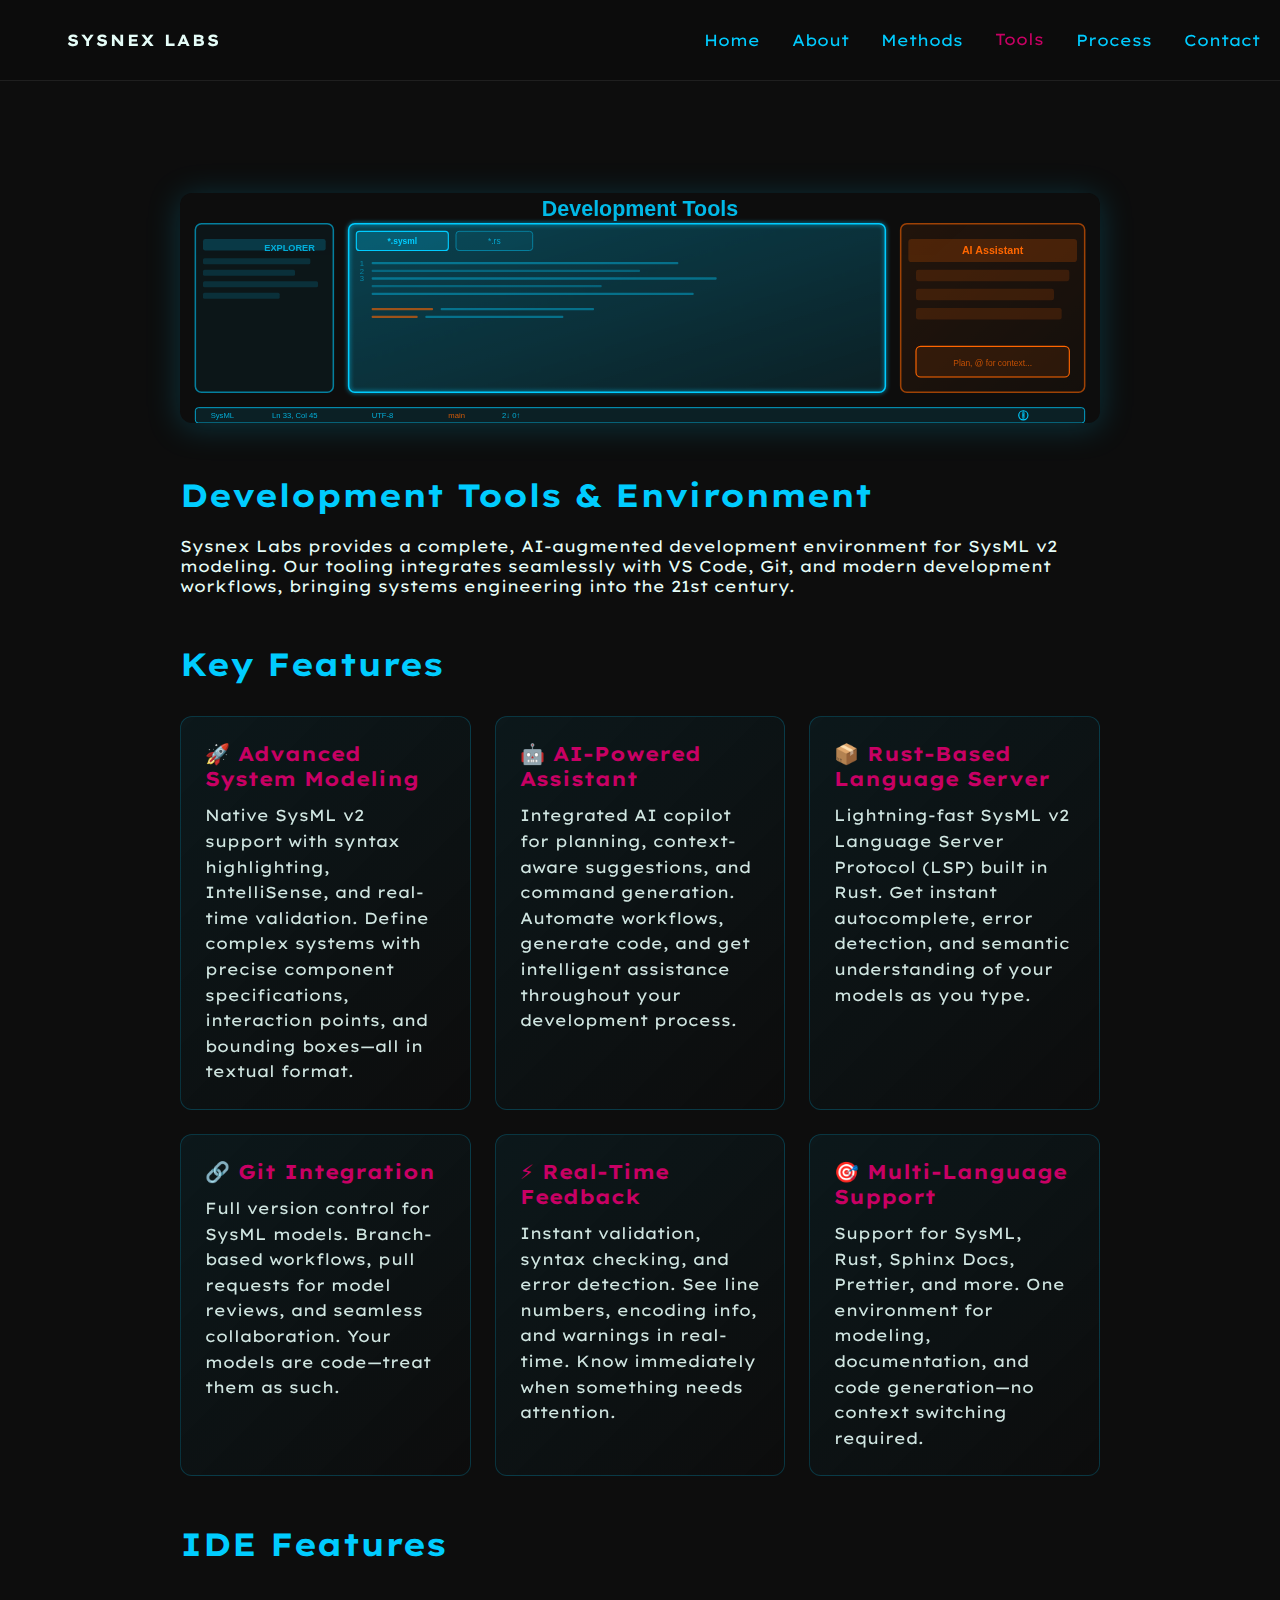
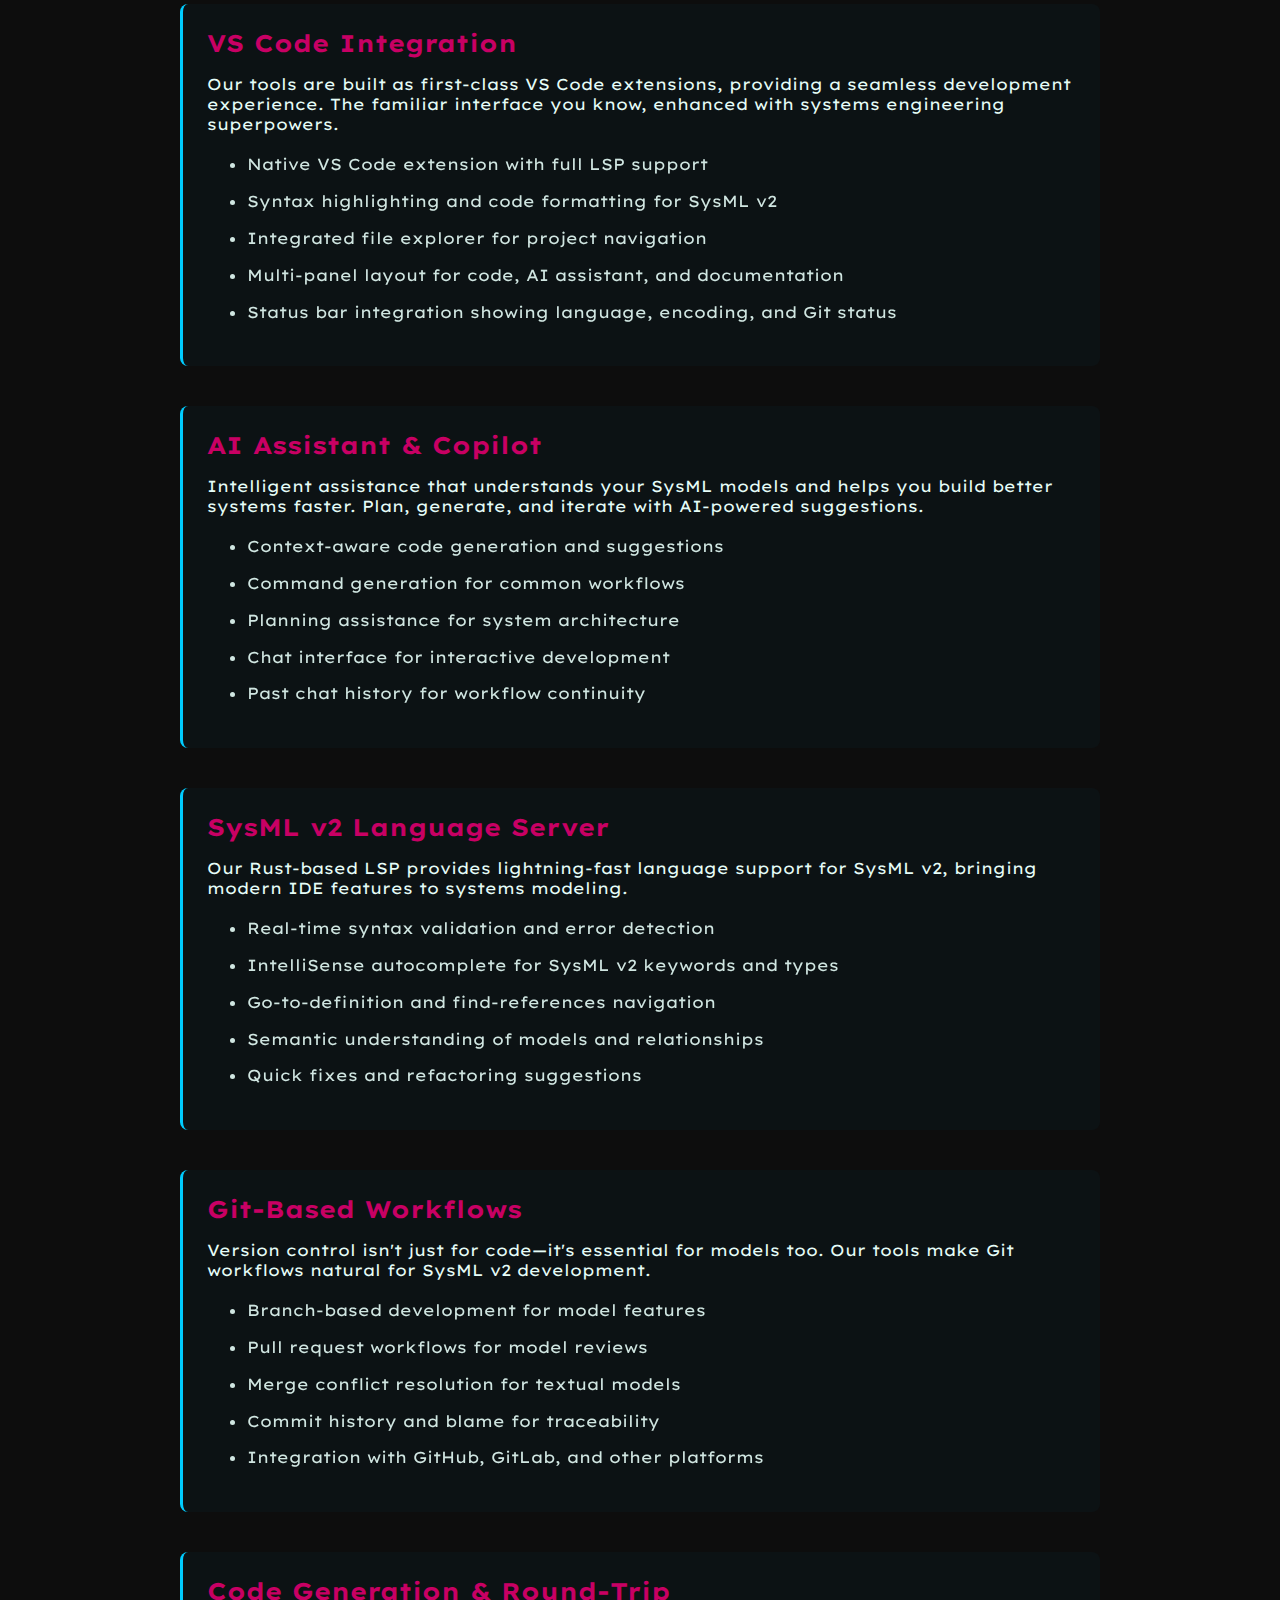
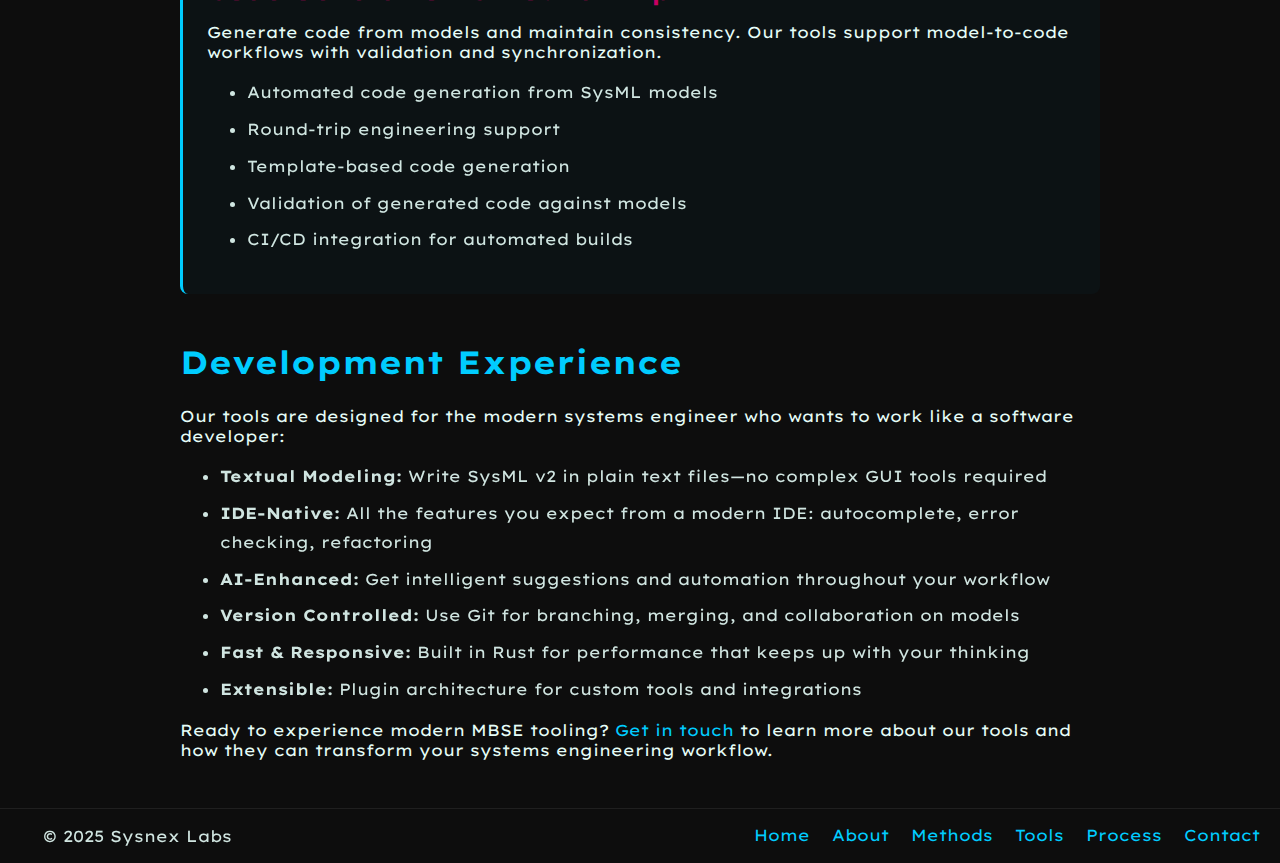
<file: tools.html>
<!DOCTYPE html>
<html lang="en">
<head>
  <meta charset="UTF-8" />
  <meta name="viewport" content="width=device-width, initial-scale=1.0" />
  <title>Tools – Sysnex Labs</title>
  <link rel="preconnect" href="https://fonts.googleapis.com">
  <link rel="preconnect" href="https://fonts.gstatic.com" crossorigin>
  <link href="https://fonts.googleapis.com/css2?family=Lexend+Exa:wght@300;400;600;700&display=swap" rel="stylesheet">
  <link rel="stylesheet" href="style.css" />
  <link rel="icon" href="assets/favicon.svg" type="image/svg+xml" />
  <meta name="description" content="Sysnex Labs tools: Rust-based SysML v2 Language Server, VS Code integration, AI-powered assistance, and Git-based workflows for modern MBSE." />
</head>
<body>
  <header class="navbar" role="banner">
    <div class="brand">
      <img src="assets/logo_S_black.svg" alt="Sysnex Labs" class="logo" />
      <span class="brand-text">Sysnex Labs</span>
    </div>
    <nav role="navigation" aria-label="Main navigation">
      <a href="index.html">Home</a>
      <a href="about.html">About</a>
      <a href="methods.html">Methods</a>
      <a href="tools.html" class="active" aria-current="page">Tools</a>
      <a href="process.html">Process</a>
      <a href="contact.html">Contact</a>
    </nav>
  </header>

  <main class="content">
    <div class="page-header-image">
      <img src="assets/tools_header.svg" alt="VS Code Development Environment" class="header-image" />
    </div>
    <h1>Development Tools & Environment</h1>
    <p>Sysnex Labs provides a complete, AI-augmented development environment for SysML v2 modeling. Our tooling integrates seamlessly with VS Code, Git, and modern development workflows, bringing systems engineering into the 21st century.</p>


    <div class="tools-highlights">
      <h2>Key Features</h2>
      <div class="highlights-grid">
        <div class="highlight-card">
          <h3>🚀 Advanced System Modeling</h3>
          <p>Native SysML v2 support with syntax highlighting, IntelliSense, and real-time validation. Define complex systems with precise component specifications, interaction points, and bounding boxes—all in textual format.</p>
        </div>
        <div class="highlight-card">
          <h3>🤖 AI-Powered Assistant</h3>
          <p>Integrated AI copilot for planning, context-aware suggestions, and command generation. Automate workflows, generate code, and get intelligent assistance throughout your development process.</p>
        </div>
        <div class="highlight-card">
          <h3>📦 Rust-Based Language Server</h3>
          <p>Lightning-fast SysML v2 Language Server Protocol (LSP) built in Rust. Get instant autocomplete, error detection, and semantic understanding of your models as you type.</p>
        </div>
        <div class="highlight-card">
          <h3>🔗 Git Integration</h3>
          <p>Full version control for SysML models. Branch-based workflows, pull requests for model reviews, and seamless collaboration. Your models are code—treat them as such.</p>
        </div>
        <div class="highlight-card">
          <h3>⚡ Real-Time Feedback</h3>
          <p>Instant validation, syntax checking, and error detection. See line numbers, encoding info, and warnings in real-time. Know immediately when something needs attention.</p>
        </div>
        <div class="highlight-card">
          <h3>🎯 Multi-Language Support</h3>
          <p>Support for SysML, Rust, Sphinx Docs, Prettier, and more. One environment for modeling, documentation, and code generation—no context switching required.</p>
        </div>
      </div>
    </div>

    <h2>IDE Features</h2>
    
    <div class="method-section">
      <h3>VS Code Integration</h3>
      <p>Our tools are built as first-class VS Code extensions, providing a seamless development experience. The familiar interface you know, enhanced with systems engineering superpowers.</p>
      <ul>
        <li>Native VS Code extension with full LSP support</li>
        <li>Syntax highlighting and code formatting for SysML v2</li>
        <li>Integrated file explorer for project navigation</li>
        <li>Multi-panel layout for code, AI assistant, and documentation</li>
        <li>Status bar integration showing language, encoding, and Git status</li>
      </ul>
    </div>

    <div class="method-section">
      <h3>AI Assistant & Copilot</h3>
      <p>Intelligent assistance that understands your SysML models and helps you build better systems faster. Plan, generate, and iterate with AI-powered suggestions.</p>
      <ul>
        <li>Context-aware code generation and suggestions</li>
        <li>Command generation for common workflows</li>
        <li>Planning assistance for system architecture</li>
        <li>Chat interface for interactive development</li>
        <li>Past chat history for workflow continuity</li>
      </ul>
    </div>

    <div class="method-section">
      <h3>SysML v2 Language Server</h3>
      <p>Our Rust-based LSP provides lightning-fast language support for SysML v2, bringing modern IDE features to systems modeling.</p>
      <ul>
        <li>Real-time syntax validation and error detection</li>
        <li>IntelliSense autocomplete for SysML v2 keywords and types</li>
        <li>Go-to-definition and find-references navigation</li>
        <li>Semantic understanding of models and relationships</li>
        <li>Quick fixes and refactoring suggestions</li>
      </ul>
    </div>

    <div class="method-section">
      <h3>Git-Based Workflows</h3>
      <p>Version control isn't just for code—it's essential for models too. Our tools make Git workflows natural for SysML v2 development.</p>
      <ul>
        <li>Branch-based development for model features</li>
        <li>Pull request workflows for model reviews</li>
        <li>Merge conflict resolution for textual models</li>
        <li>Commit history and blame for traceability</li>
        <li>Integration with GitHub, GitLab, and other platforms</li>
      </ul>
    </div>

    <div class="method-section">
      <h3>Code Generation & Round-Trip</h3>
      <p>Generate code from models and maintain consistency. Our tools support model-to-code workflows with validation and synchronization.</p>
      <ul>
        <li>Automated code generation from SysML models</li>
        <li>Round-trip engineering support</li>
        <li>Template-based code generation</li>
        <li>Validation of generated code against models</li>
        <li>CI/CD integration for automated builds</li>
      </ul>
    </div>

    <h2>Development Experience</h2>
    <p>Our tools are designed for the modern systems engineer who wants to work like a software developer:</p>
    <ul>
      <li><strong>Textual Modeling:</strong> Write SysML v2 in plain text files—no complex GUI tools required</li>
      <li><strong>IDE-Native:</strong> All the features you expect from a modern IDE: autocomplete, error checking, refactoring</li>
      <li><strong>AI-Enhanced:</strong> Get intelligent suggestions and automation throughout your workflow</li>
      <li><strong>Version Controlled:</strong> Use Git for branching, merging, and collaboration on models</li>
      <li><strong>Fast & Responsive:</strong> Built in Rust for performance that keeps up with your thinking</li>
      <li><strong>Extensible:</strong> Plugin architecture for custom tools and integrations</li>
    </ul>

    <p>Ready to experience modern MBSE tooling? <a href="contact.html">Get in touch</a> to learn more about our tools and how they can transform your systems engineering workflow.</p>
  </main>

  <footer role="contentinfo">
    <div class="foot-brand">
      <img src="assets/logo_S_white.svg" alt="Sysnex Labs logo" class="foot-logo" />
      <span>© 2025 Sysnex Labs</span>
    </div>
    <div class="foot-links">
      <a href="index.html">Home</a>
      <a href="about.html">About</a>
      <a href="methods.html">Methods</a>
      <a href="tools.html">Tools</a>
      <a href="process.html">Process</a>
      <a href="contact.html">Contact</a>
    </div>
  </footer>
</body>
</html>
</file>
<file: style.css>
/* Color Palette - Aligned with logo_dark.png brand identity */
:root {
  --turquoise: #00ccff;  /* Primary brand color - blueish cyan from logo (left curve) */
  --aubergine: #C80064;  /* Secondary brand color - aubergine/magenta from logo (right curve) */
  --coral: #ff6600;      /* Tertiary highlight color - coral orange for accents */
  --dark-bg: #0d0d0d;    /* Background color - matches logo dark background */
  --light-text: #e6fdf8; /* Light text for readability */
}
* { box-sizing: border-box; }
body { font-family: 'Lexend Exa',system-ui,-apple-system,Segoe UI,Roboto,sans-serif; margin:0; color:var(--light-text); background:var(--dark-bg);}
.navbar { position: sticky; top:0; display:flex; justify-content:space-between; align-items:center; padding:0.75rem 1.25rem; background:rgba(13,13,13,0.85); backdrop-filter: blur(6px); border-bottom:1px solid rgba(255,255,255,0.08); z-index:10; gap:1rem;}
.navbar nav { display:flex; align-items:center; gap:1rem; flex-wrap:wrap; }
.lang-toggle { border:1px solid rgba(255,255,255,0.25); background:transparent; color:var(--light-text); padding:0.35rem 0.75rem; border-radius:999px; letter-spacing:0.12em; font-size:0.65rem; text-transform:uppercase; cursor:pointer; transition: background 0.3s ease, color 0.3s ease, border-color 0.3s ease; }
.lang-toggle:hover, .lang-toggle:focus-visible { background:rgba(0,204,255,0.12); color:var(--turquoise); border-color:rgba(0,204,255,0.4); outline:none; }
.lang-toggle:focus-visible { box-shadow:0 0 0 2px rgba(0,204,255,0.4); }
.brand { display:flex; align-items:center; gap:0.5rem; position: relative;}
.logo { height:56px; transition: all 0.4s ease; filter: drop-shadow(0 0 8px rgba(0,204,255,0.3));}
.brand:hover .logo { transform: scale(1.15) rotate(5deg); filter: drop-shadow(0 0 16px rgba(0,204,255,0.6));}
.brand-text { display:flex; flex-direction:column; align-items:flex-start; font-weight:700; line-height:1; letter-spacing:0.12em; text-transform:uppercase; gap:0.2rem; }
.brand-text-primary { color:var(--turquoise); }
.brand-text-secondary { color:var(--coral); letter-spacing:0.2em; font-size:0.82em; }
.brand:hover .brand-text-primary { color:var(--turquoise); }
.brand:hover .brand-text-secondary { color:var(--coral); }
.navbar a { color:var(--turquoise); text-decoration:none; margin-left:1rem; transition: color 0.2s ease, transform 0.2s ease; position: relative;}
.navbar a:focus-visible { outline: 2px solid var(--turquoise); outline-offset: 4px; border-radius: 4px;}
.navbar a.active,.navbar a:hover { color:var(--aubergine); transform: translateY(-1px);}
.hero { position: relative; min-height:90vh; padding:clamp(4rem, 8vw, 6rem) clamp(1.25rem, 4vw, 4rem) clamp(3rem, 6vw, 5rem); overflow: hidden; display:flex; flex-direction:column; justify-content:center;}
.hero-background { position: absolute; inset: 0; z-index: 0; overflow: hidden;}
.hero-bg-image { width: 100%; height: 100%; object-fit: cover; object-position: center 30%; opacity: 0.45; transition: opacity 0.3s ease;}
.hero-overlay { position: absolute; inset: 0; background: linear-gradient(115deg, rgba(13,13,13,0.8) 0%, rgba(13,13,13,0.55) 45%, rgba(13,13,13,0.35) 100%); mix-blend-mode: multiply; z-index: 1; pointer-events:none;}
.hero:hover .hero-bg-image { opacity: 0.55;}
.hero-layout { position: relative; z-index: 2; display: grid; grid-template-columns: minmax(0, 0.9fr) minmax(0, 1.1fr); align-items: center; gap: clamp(2rem, 6vw, 5rem);}
.hero-content { max-width: 520px; display: grid; gap: 1.5rem; color: var(--light-text); }
.hero-kicker { font-size: 0.85rem; letter-spacing: 0.2em; text-transform: uppercase; color: rgba(0, 204, 255, 0.8); font-weight: 600; }
.hero-inner h1 { margin:0; font-size: clamp(2.75rem, 6vw, 4rem); color:var(--turquoise); text-shadow: 0 6px 24px rgba(0,0,0,0.45);}
.hero-inner p { opacity:0.92; max-width:none; line-height:1.7; margin: 0; text-shadow: 0 2px 16px rgba(0, 0, 0, 0.55);}
.cta-row { margin-top:1.25rem; display:flex; gap:0.75rem; justify-content:flex-start; flex-wrap:wrap;}

.hero-visual { position: relative; border-radius: 22px; overflow: hidden; box-shadow: 0 35px 70px rgba(0,0,0,0.55), 0 12px 30px rgba(0,0,0,0.45); isolation:isolate; }
.hero-visual img { width: 100%; height: auto; display: block; transform: scale(1.02); filter: saturate(110%) contrast(108%); }
.hero-visual::after { content:""; position:absolute; inset:0; background: linear-gradient(180deg, rgba(0,0,0,0) 25%, rgba(0,0,0,0.55) 100%); mix-blend-mode:multiply; }
.hero-visual-caption { position:absolute; bottom:1.5rem; left:1.5rem; right:1.5rem; display:flex; justify-content:space-between; gap:1rem; color:var(--light-text); font-size:0.85rem; letter-spacing:0.08em; text-transform:uppercase; z-index:1; opacity:0.85; }
.hero-visual-caption span + span { color:rgba(200,0,100,0.85); }

.hero-insights { display:grid; grid-template-columns: repeat(auto-fit, minmax(260px, 1fr)); gap:clamp(1.5rem, 4vw, 3rem); padding: clamp(2rem, 6vw, 4rem) clamp(1.25rem, 4vw, 4rem) clamp(3rem, 7vw, 5rem); margin-top:-2rem; position:relative; z-index:2; }
.hero-insight-card { position:relative; padding:2.25rem 2rem; border-radius:18px; border:1px solid rgba(0,204,255,0.18); background:rgba(13,13,13,0.85); color:var(--light-text); overflow:hidden; isolation:isolate; display:grid; gap:1rem; box-shadow: 0 18px 45px rgba(0,0,0,0.35); }
.hero-insight-card::before { content:""; position:absolute; inset:-10%; background-image:url('assets/ChatGPT Image 7. Nov. 2025, 08_44_58.png'); background-size:180%; background-repeat:no-repeat; opacity:0.28; filter:saturate(120%); z-index:-1; transform:scale(1.1); }
.hero-insight-card header { display:grid; gap:0.35rem; }
.hero-insight-eyebrow { font-size:0.75rem; letter-spacing:0.2em; text-transform:uppercase; color:rgba(0,204,255,0.8); font-weight:600; }
.hero-insight-card h3 { margin:0; font-size:1.25rem; color:var(--turquoise); text-shadow: 0 1px 8px rgba(0,0,0,0.5); }
.hero-insight-card p { margin:0; line-height:1.7; opacity:0.92; }
.hero-insight-card--aerial::before { background-position: 60% 10%; }
.hero-insight-card--mobility::before { background-position: 30% 70%; }
.hero-insight-card--infrastructure::before { background-position: 80% 50%; }
.hero-insight-card--mobility { border-color: rgba(200,0,100,0.25); }
.hero-insight-card--infrastructure { border-color: rgba(0,204,255,0.25); }
.btn { padding:0.75rem 1.1rem; border-radius:10px; font-weight:600; text-decoration:none; transition: all 0.3s ease; display: inline-block; position: relative; overflow: hidden;}
.btn:focus-visible { outline: 2px solid var(--turquoise); outline-offset: 4px;}
.btn.primary { background:var(--aubergine); color:#fff; border: 1px solid var(--aubergine);}
.btn.primary:hover { background: #E0337A; transform: translateY(-2px); box-shadow: 0 4px 12px rgba(200,0,100,0.3);}
.btn.primary:active { transform: translateY(0);}
.btn.ghost { border:1px solid var(--turquoise); color:var(--turquoise); background: transparent;}
.btn.ghost:hover { background: rgba(0,204,255,0.08); transform: translateY(-2px); box-shadow: 0 4px 12px rgba(0,204,255,0.2);}
.btn.ghost:active { transform: translateY(0);}
.hero-media img { width:100%; border-radius:14px; border:1px solid rgba(255,255,255,0.08); transition: transform 0.5s ease, box-shadow 0.5s ease;}
.hero-media:hover img { transform: scale(1.02); box-shadow: 0 8px 24px rgba(0,204,255,0.15);}
.features { display:grid; grid-template-columns: repeat(auto-fit, minmax(280px, 1fr)); gap:1rem; padding:2rem 1.25rem 3rem;}
.card { background: linear-gradient(180deg, rgba(0,204,255,0.06), rgba(13,13,13,0.9)); border:1px solid rgba(255,255,255,0.08); border-radius:12px; padding:1.25rem; transition: all 0.3s ease; position: relative; overflow: hidden;}
.card::before { content: ''; position: absolute; top: 0; left: 0; width: 100%; height: 2px; background: linear-gradient(90deg, var(--turquoise), var(--aubergine)); opacity: 0; transition: opacity 0.3s ease;}
.card:hover { transform: translateY(-4px); border-color: rgba(0,204,255,0.3); box-shadow: 0 8px 24px rgba(0,204,255,0.15);}
.card:hover::before { opacity: 1;}
.card:focus-within { outline: 2px solid var(--turquoise); outline-offset: 4px;}
.card-icon { font-size: 2rem; margin-bottom: 0.75rem; display: block; transition: transform 0.3s ease;}
.card:hover .card-icon { transform: scale(1.1) rotate(5deg);}
.card h3 { margin:0 0 0.5rem 0; color:var(--aubergine);}
.card p { margin:0;}
.roadmap { padding:4rem 1.25rem 4.5rem; background: linear-gradient(180deg, rgba(0,204,255,0.02), rgba(13,13,13,0.85)); }
.roadmap h2 { color:var(--turquoise); text-align:center; font-size: clamp(1.75rem, 3vw, 2.4rem); margin:0 0 1rem 0;}
.roadmap-subtitle { max-width: 820px; margin:0 auto 2.5rem auto; text-align:center; line-height:1.7; opacity:0.9;}
.roadmap-grid { display:grid; grid-template-columns: repeat(auto-fit, minmax(260px, 1fr)); gap:1.5rem; max-width:1200px; margin:0 auto;}
.roadmap-card { padding:1.75rem; background: rgba(13,13,13,0.92); border:1px solid rgba(0,204,255,0.18); border-radius:14px; box-shadow:0 18px 40px rgba(0,0,0,0.35); transition: transform 0.3s ease, border-color 0.3s ease; display:grid; gap:1rem;}
.roadmap-card:hover { transform: translateY(-4px); border-color: rgba(0,204,255,0.3);}
.roadmap-card h3 { margin:0; color:var(--aubergine); font-size:1.3rem;}
.roadmap-card ul { margin:0; padding-left:1.2rem; display:grid; gap:0.65rem; line-height:1.6;}
.roadmap-note { margin:2.5rem auto 0 auto; text-align:center; font-size:0.95rem; opacity:0.85; max-width:720px;}
.roadmap-note a { color:var(--turquoise); text-decoration:none; border-bottom:1px solid transparent; transition: border-color 0.2s ease, color 0.2s ease;}
.roadmap-note a:hover { color:var(--aubergine); border-bottom-color:var(--aubergine);}
.roadmap-note a:focus-visible { outline: 2px solid var(--turquoise); outline-offset:4px; border-radius:4px;}
.content { padding:5rem 1.25rem 2rem; max-width:960px; margin:0 auto;}
.content h1 { color:var(--turquoise);}
.content h2 { color:var(--turquoise); margin-top: 3rem; margin-bottom: 1.5rem; font-size: clamp(1.5rem, 2.5vw, 2rem);}
.content h3 { color:var(--aubergine); margin-top: 2rem; margin-bottom: 1rem; font-size: 1.5rem;}
.content ul { line-height: 1.8; margin: 1rem 0;}
.content li { margin: 0.5rem 0; opacity: 0.9;}
.content a { color:var(--turquoise); text-decoration: none; border-bottom: 1px solid transparent; transition: border-color 0.2s ease, color 0.2s ease;}
.content a:hover { color:var(--aubergine); border-bottom-color: var(--aubergine);}
.content a:focus-visible { outline: 2px solid var(--turquoise); outline-offset: 4px; border-radius: 4px;}
.method-section { margin: 2.5rem 0; padding: 1.5rem; background: rgba(0,204,255,0.03); border-left: 3px solid var(--turquoise); border-radius: 8px; transition: all 0.3s ease;}
.method-section:hover { background: rgba(0,204,255,0.05); border-left-color: var(--aubergine);}
.method-section h3 { margin-top: 0;}
.method-section p { margin-bottom: 1rem;}
.workflow-visual { margin: 3rem 0; text-align: center; padding: 2rem; background: rgba(0,204,255,0.02); border-radius: 12px; border: 1px solid rgba(0,204,255,0.1);}
.workflow-image { max-width: 100%; height: auto; border-radius: 8px; filter: drop-shadow(0 4px 12px rgba(0,204,255,0.2));}
.image-caption { margin-top: 1rem; text-align: center; font-size: 0.9rem; opacity: 0.8; font-style: italic;}
.page-header-image { margin: 2rem 0 3rem 0; text-align: center;}
.header-image { max-width: 100%; height: auto; border-radius: 12px; filter: drop-shadow(0 4px 16px rgba(0,204,255,0.2));}
.highlights-section { margin: 3rem 0;}
.highlights-section h2 { margin-bottom: 2rem;}
.tools-highlights { margin: 3rem 0;}
.tools-highlights h2 { margin-bottom: 2rem;}
.highlights-grid { display: grid; grid-template-columns: repeat(auto-fit, minmax(280px, 1fr)); gap: 1.5rem; margin: 2rem 0;}
.highlight-card { padding: 1.5rem; background: linear-gradient(135deg, rgba(0,204,255,0.06), rgba(13,13,13,0.9)); border: 1px solid rgba(0,204,255,0.2); border-radius: 12px; transition: all 0.3s ease; position: relative; overflow: hidden;}
.highlight-card::before { content: ''; position: absolute; top: 0; left: 0; width: 4px; height: 100%; background: linear-gradient(180deg, var(--turquoise), var(--aubergine)); opacity: 0; transition: opacity 0.3s ease;}
.highlight-card:hover { transform: translateY(-4px); border-color: rgba(0,204,255,0.4); box-shadow: 0 8px 24px rgba(0,204,255,0.15);}
.highlight-card:hover::before { opacity: 1;}
.highlight-card h3 { color: var(--aubergine); margin: 0 0 0.75rem 0; font-size: 1.25rem;}
.highlight-card p { margin: 0; opacity: 0.9; line-height: 1.6;}
.benefits { padding:4rem 1.25rem; background: linear-gradient(180deg, rgba(13,13,13,0.5), rgba(0,204,255,0.03));}
.benefits h2 { color:var(--turquoise); text-align: center; font-size: clamp(1.75rem, 3vw, 2.5rem); margin: 0 0 2rem 0;}
.benefits-grid { display: grid; grid-template-columns: repeat(auto-fit, minmax(280px, 1fr)); gap: 1.5rem; max-width: 1200px; margin: 0 auto;}
.benefit-item { padding: 1.5rem; background: rgba(0,204,255,0.04); border: 1px solid rgba(255,255,255,0.08); border-radius: 12px; transition: all 0.3s ease;}
.benefit-item:hover { transform: translateY(-2px); border-color: rgba(0,204,255,0.2); background: rgba(0,204,255,0.06);}
.benefit-item:focus-within { outline: 2px solid var(--turquoise); outline-offset: 4px;}
.benefit-item h3 { color: var(--aubergine); margin: 0 0 0.5rem 0; font-size: 1.25rem;}
.benefit-item p { margin: 0; opacity: 0.9; line-height: 1.6;}
footer { display:flex; justify-content:space-between; padding:1rem 1.25rem; border-top:1px solid rgba(255,255,255,0.08);}
.foot-brand { display:flex; align-items:center; gap:0.5rem; opacity:0.9;}
.foot-logo { height:22px; transition: transform 0.3s ease;}
.foot-brand:hover .foot-logo { transform: scale(1.1);}
.foot-links a { color:var(--turquoise); margin-left:1rem; text-decoration:none; transition: color 0.2s ease, transform 0.2s ease;}
.foot-links a:hover { color:var(--aubergine); transform: translateY(-1px);}
.foot-links a:focus-visible { outline: 2px solid var(--turquoise); outline-offset: 4px; border-radius: 4px;}
@media (max-width: 900px){ 
  .hero{ min-height:70vh; padding:3.5rem 1.25rem 2.75rem;}
  .hero-layout { grid-template-columns: 1fr; gap:2rem;}
  .hero-content { order:2; text-align:center; justify-items:center; }
  .hero-visual { order:1; border-radius:18px; }
  .hero-visual-caption { left:1rem; right:1rem; justify-content:center; gap:0.5rem; font-size:0.75rem; }
  .hero-insights { margin-top:0; padding:2.5rem 1.25rem 3rem; }
  .navbar { flex-direction:column; align-items:flex-start; gap:0.75rem; }
  .navbar nav { flex-wrap:wrap; gap:0.5rem 1rem; }
  .lang-toggle { align-self:flex-end; }
  .features{ grid-template-columns:1fr;}
  .benefits-grid { grid-template-columns: 1fr;}
  .roadmap-grid { grid-template-columns:1fr;}
  .roadmap-subtitle { margin-bottom:2rem;}
  footer { flex-direction: column; gap: 1rem; align-items: center; text-align: center;}
}
.sr-only { position: absolute; width: 1px; height: 1px; padding: 0; margin: -1px; overflow: hidden; clip: rect(0, 0, 0, 0); white-space: nowrap; border-width: 0;}
@media (prefers-reduced-motion: reduce) {
  *, *::before, *::after { animation-duration: 0.01ms !important; animation-iteration-count: 1 !important; transition-duration: 0.01ms !important; }
}
</file>
